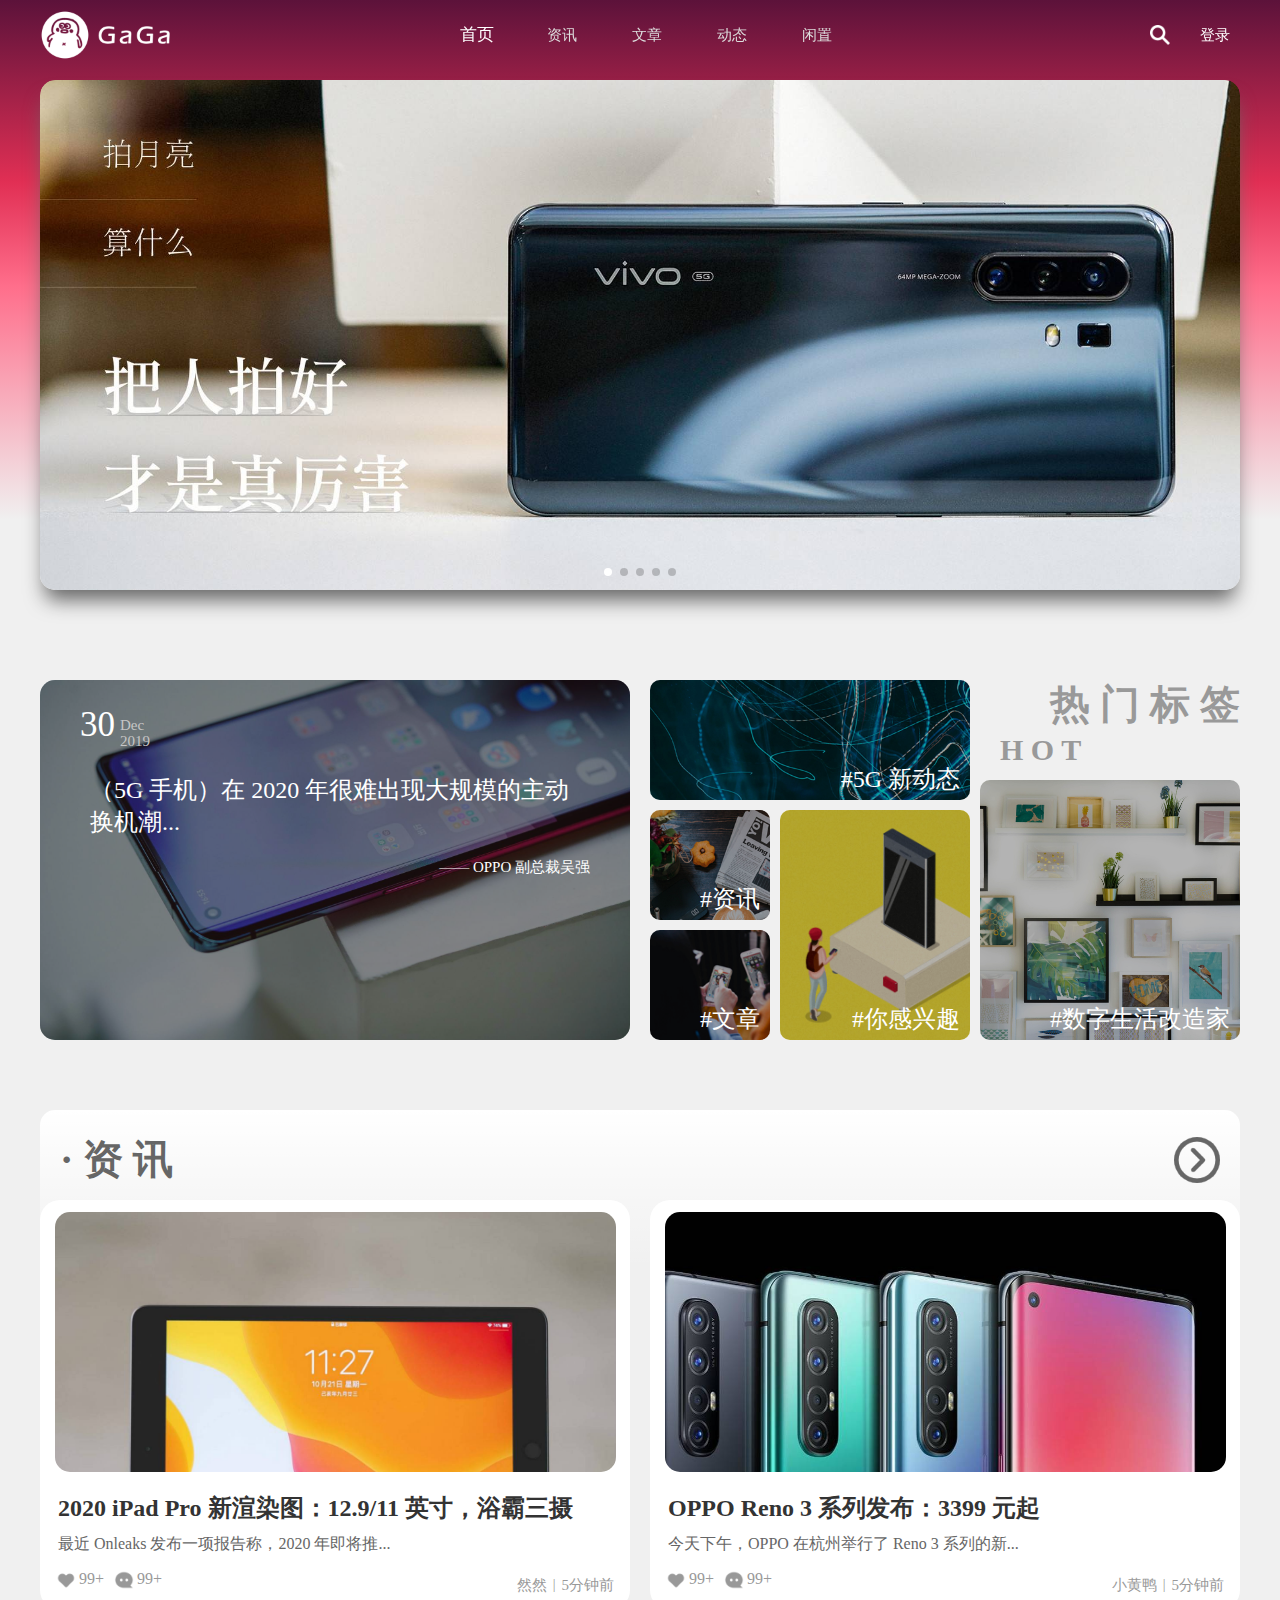
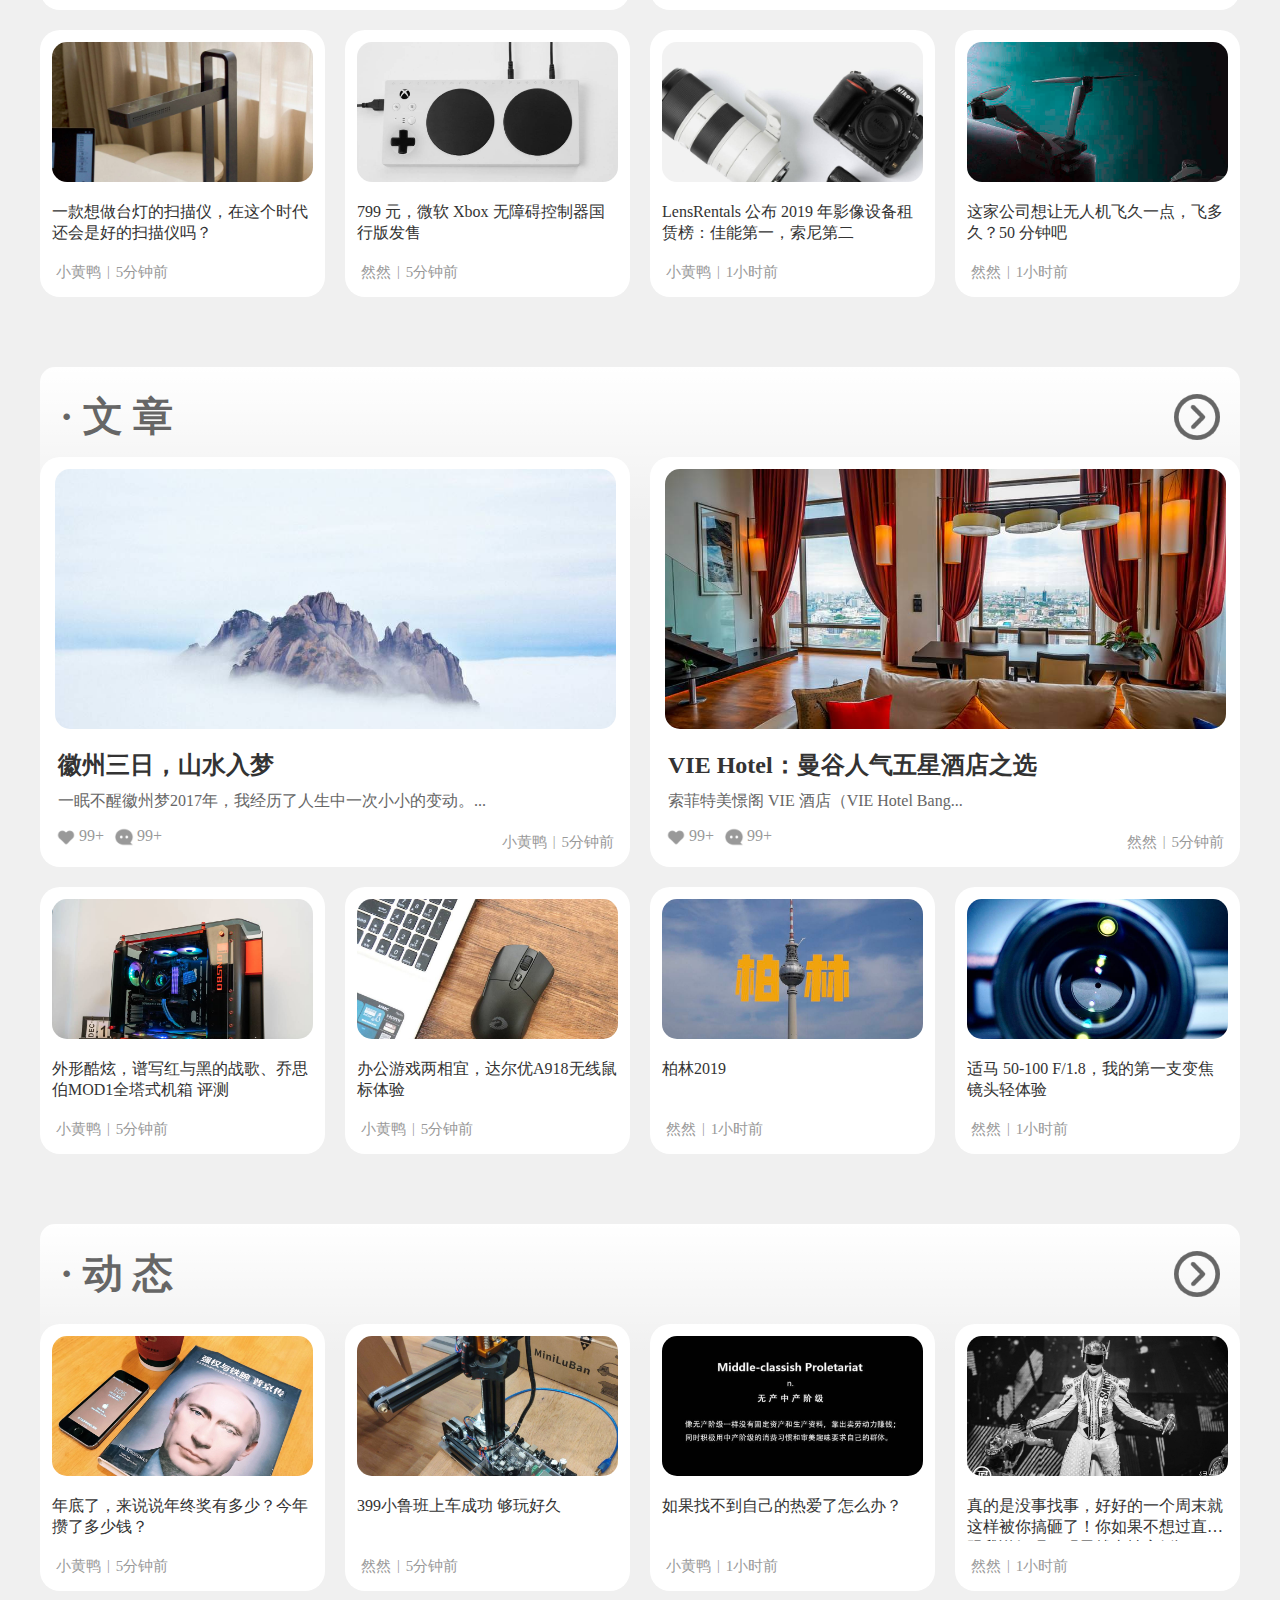
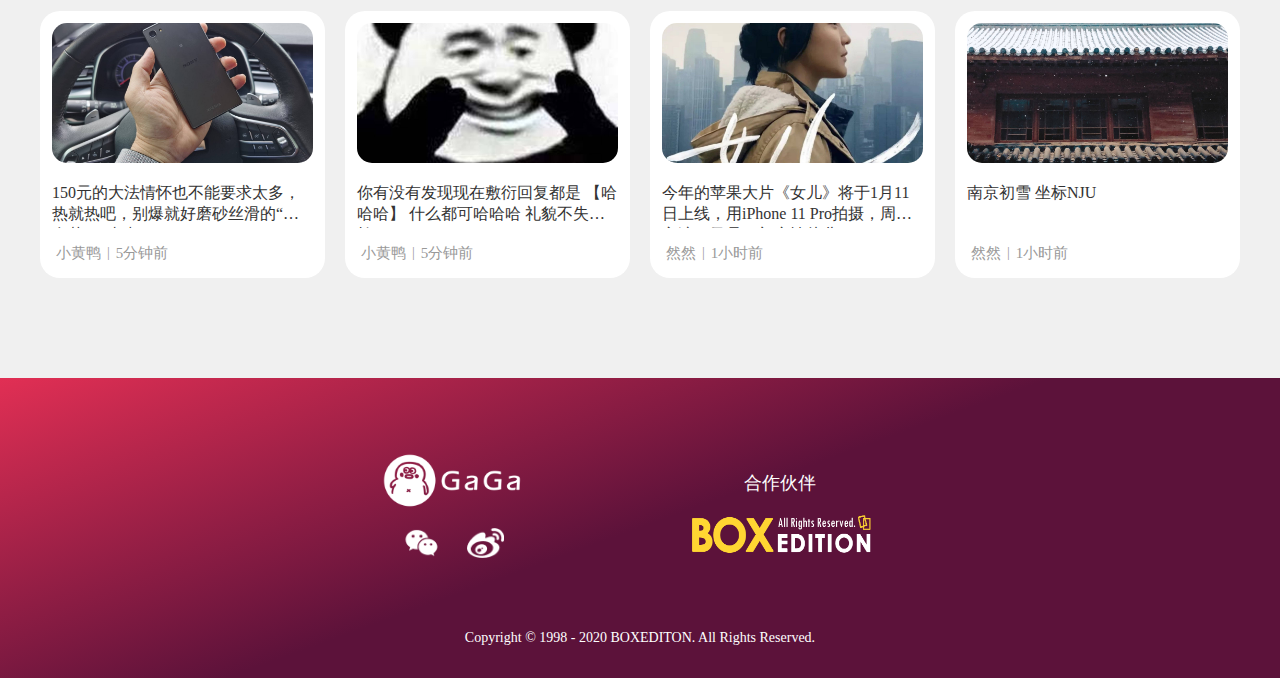
<file: src/index.html>
<!DOCTYPE html>
<html lang="en">

<head>
    <meta charset="UTF-8">
    <meta name="viewport" content="width=device-width, initial-scale=1.0">
    <meta http-equiv="X-UA-Compatible" content="ie=edge">
    <title>GAGA-首页</title>
    <link rel="stylesheet" href="css/animation.css">
    <link rel="stylesheet" href="css/base.css">
    <link rel="stylesheet" href="css/index.css">
    <link rel="stylesheet" href="css/swiper.min.css">
    <script src="js/clearLoadAni.js"></script>
    <script src="js/comm.js"></script>
    <script src="js/swiper.min.js"></script>
</head>

<body class="preload">
    <iframe class="header_frame" src="header.html" frameborder="0" scrolling="no"></iframe>
    <div class="header_placeholder"></div>
    <div id="banner_back">
        <div class="swiper-container" id="banner_left">
            <div class="swiper-wrapper">
                <div class="swiper-slide"><img src="img/index/banner1.jpeg"></div>
                <div class="swiper-slide"><img src="img/index/banner2.jpeg"></div>
                <div class="swiper-slide"><img src="img/index/banner3.jpeg"></div>
                <div class="swiper-slide"><img src="img/index/banner4.jpeg"></div>
                <div class="swiper-slide"><img src="img/index/banner5.png"></div>
            </div>
            <!-- 如果需要分页器 -->
            <div class="swiper-pagination"></div>
            <!-- 如果需要导航按钮 -->
            <div class="swiper-button-prev"></div>
            <div class="swiper-button-next"></div>
        </div>
    </div>
    <section id="main_content">
        <div id="main_head">
            <div class="sentence">
                <img src="img/news/latest/1.jpeg" id="s_back">
                <img src="img/news/pic_mask.png" class="pic_mask" id="s_mask">
                <div id="s_content">
                    <div id="s_date">
                        <span id="day">30</span>
                        <div>
                            <span id="month">Dec</span>
                            <span id="year">2019</span>
                        </div>
                    </div>
                    <p id="s_title">（5G 手机）在 2020 年很难出现大规模的主动换机潮...</p>
                    <p id="s_author">—— OPPO 副总裁吴强</p>
                </div>
            </div>
            <div id="main_hottag">
                <div>
                    <div id="tag1" class="tag">
                        <img src="img/news/pic_mask.png" class="ba_mask">
                        <p>#5G 新动态</p>
                    </div>
                    <div>
                        <div id="tag2" class="tag">
                            <img src="img/news/pic_mask.png" class="ba_mask">
                            <p>#资讯</p>
                        </div>
                        <div id="tag3" class="tag">
                            <img src="img/news/pic_mask.png" class="ba_mask">
                            <p>#文章</p>
                        </div>
                    </div>
                    <div id="tag4" class="tag">
                        <img src="img/news/pic_mask.png" class="ba_mask">
                        <p>#你感兴趣</p>
                    </div>
                </div>
                <div>
                    <span>热 门 标 签</span>
                    <span>H O T</span>
                    <div id="tag5" class="tag">
                        <img src="img/news/pic_mask.png" class="ba_mask">
                        <p>#数字生活改造家</p>
                    </div>
                </div>
            </div>
        </div>
        <div id="news" class="content_block">
            <div class="block_head">
                <p>· 资 讯</p>
                <img src="img/icon/more.png" class="more">
            </div>
            <div class="article_block">
                <div class="block_pic"></div>
                <p class="block_title">2020 iPad Pro 新渲染图：12.9/11 英寸，浴霸三摄</p>
                <p class="block_abstract">最近 Onleaks 发布一项报告称，2020 年即将推...</p>
                <div class="index_block_bottom">
                    <div class="block_bottom">
                        <img src="img/icon/like.png">
                        <span>99+</span>
                        <img src="img/icon/comment.png">
                        <span>99+</span>
                    </div>
                    <div class="block_user">
                        <span class="user_name">然然</span>
                        <span>|</span>
                        <span class="pub_time">5分钟前</span>
                    </div>
                </div>
            </div>
            <div class="article_block">
                <div class="block_pic"></div>
                <p class="block_title">OPPO Reno 3 系列发布：3399 元起</p>
                <p class="block_abstract">今天下午，OPPO 在杭州举行了 Reno 3 系列的新...</p>
                <div class="index_block_bottom">
                    <div class="block_bottom">
                        <img src="img/icon/like.png">
                        <span>99+</span>
                        <img src="img/icon/comment.png">
                        <span>99+</span>
                    </div>
                    <div class="block_user">
                        <span class="user_name">小黄鸭</span>
                        <span>|</span>
                        <span class="pub_time">5分钟前</span>
                    </div>
                </div>
            </div>
            <div class="article_block">
                <div class="block_pic"></div>
                <p class="block_title">一款想做台灯的扫描仪，在这个时代还会是好的扫描仪吗？</p>
                <div class="block_user">
                    <span class="user_name">小黄鸭</span>
                    <span>|</span>
                    <span class="pub_time">5分钟前</span>
                </div>
            </div>
            <div class="article_block">
                <div class="block_pic"></div>
                <p class="block_title">799 元，微软 Xbox 无障碍控制器国行版发售</p>
                <div class="block_user">
                    <span class="user_name">然然</span>
                    <span>|</span>
                    <span class="pub_time">5分钟前</span>
                </div>
            </div>
            <div class="article_block">
                <div class="block_pic"></div>
                <p class="block_title">LensRentals 公布 2019 年影像设备租赁榜：佳能第一，索尼第二</p>
                <div class="block_user">
                    <span class="user_name">小黄鸭</span>
                    <span>|</span>
                    <span class="pub_time">1小时前</span>
                </div>
            </div>
            <div class="article_block">
                <div class="block_pic"></div>
                <p class="block_title">这家公司想让无人机飞久一点，飞多久？50 分钟吧</p>
                <div class="block_user">
                    <span class="user_name">然然</span>
                    <span>|</span>
                    <span class="pub_time">1小时前</span>
                </div>
            </div>
        </div>

        <div id="article" class="content_block">
            <div class="block_head">
                <p>· 文 章</p>
                <img src="img/icon/more.png" class="more">
            </div>
            <div class="article_block">
                <div class="block_pic"></div>
                <p class="block_title">徽州三日，山水入梦</p>
                <p class="block_abstract">一眠不醒徽州梦2017年，我经历了人生中一次小小的变动。...</p>
                <div class="index_block_bottom">
                    <div class="block_bottom">
                        <img src="img/icon/like.png">
                        <span>99+</span>
                        <img src="img/icon/comment.png">
                        <span>99+</span>
                    </div>
                    <div class="block_user">
                        <span class="user_name">小黄鸭</span>
                        <span>|</span>
                        <span class="pub_time">5分钟前</span>
                    </div>
                </div>
            </div>
            <div class="article_block">
                <div class="block_pic"></div>
                <p class="block_title">VIE Hotel：曼谷人气五星酒店之选</p>
                <p class="block_abstract">索菲特美憬阁 VIE 酒店（VIE Hotel Bang...</p>
                <div class="index_block_bottom">
                    <div class="block_bottom">
                        <img src="img/icon/like.png">
                        <span>99+</span>
                        <img src="img/icon/comment.png">
                        <span>99+</span>
                    </div>
                    <div class="block_user">
                        <span class="user_name">然然</span>
                        <span>|</span>
                        <span class="pub_time">5分钟前</span>
                    </div>
                </div>
            </div>
            <div class="article_block">
                <div class="block_pic"></div>
                <p class="block_title">外形酷炫，谱写红与黑的战歌、乔思伯MOD1全塔式机箱 评测</p>
                <div class="block_user">
                    <span class="user_name">小黄鸭</span>
                    <span>|</span>
                    <span class="pub_time">5分钟前</span>
                </div>
            </div>
            <div class="article_block">
                <div class="block_pic"></div>
                <p class="block_title">办公游戏两相宜，达尔优A918无线鼠标体验</p>
                <div class="block_user">
                    <span class="user_name">小黄鸭</span>
                    <span>|</span>
                    <span class="pub_time">5分钟前</span>
                </div>
            </div>
            <div class="article_block">
                <div class="block_pic"></div>
                <p class="block_title">柏林2019</p>
                <div class="block_user">
                    <span class="user_name">然然</span>
                    <span>|</span>
                    <span class="pub_time">1小时前</span>
                </div>
            </div>
            <div class="article_block">
                <div class="block_pic"></div>
                <p class="block_title">适马 50-100 F/1.8，我的第一支变焦镜头轻体验</p>
                <div class="block_user">
                    <span class="user_name">然然</span>
                    <span>|</span>
                    <span class="pub_time">1小时前</span>
                </div>
            </div>
        </div>

        <div id="interest" class="content_block">
            <div class="block_head">
                <p>· 动 态</p>
                <img src="img/icon/more.png" class="more">
            </div>
            
            <div class="article_block">
                <div class="block_pic"></div>
                <p class="block_title">年底了，来说说年终奖有多少？今年攒了多少钱？</p>
                <div class="block_user">
                    <span class="user_name">小黄鸭</span>
                    <span>|</span>
                    <span class="pub_time">5分钟前</span>
                </div>
            </div>
            <div class="article_block">
                <div class="block_pic"></div>
                <p class="block_title">399小鲁班上车成功 够玩好久</p>
                <div class="block_user">
                    <span class="user_name">然然</span>
                    <span>|</span>
                    <span class="pub_time">5分钟前</span>
                </div>
            </div>
            <div class="article_block">
                <div class="block_pic"></div>
                <p class="block_title">如果找不到自己的热爱了怎么办？</p>
                <div class="block_user">
                    <span class="user_name">小黄鸭</span>
                    <span>|</span>
                    <span class="pub_time">1小时前</span>
                </div>
            </div>
            <div class="article_block">
                <div class="block_pic"></div>
                <p class="block_title">真的是没事找事，好好的一个周末就这样被你搞砸了！你如果不想过直接跟我说好吧？明天就去扯离婚证…</p>
                <div class="block_user">
                    <span class="user_name">然然</span>
                    <span>|</span>
                    <span class="pub_time">1小时前</span>
                </div>
            </div>
            
            <div class="article_block">
                <div class="block_pic"></div>
                <p class="block_title">150元的大法情怀也不能要求太多，热就热吧，别爆就好磨砂丝滑的“贝多芬”，真毒</p>
                <div class="block_user">
                    <span class="user_name">小黄鸭</span>
                    <span>|</span>
                    <span class="pub_time">5分钟前</span>
                </div>
            </div>
            <div class="article_block">
                <div class="block_pic"></div>
                <p class="block_title">你有没有发现现在敷衍回复都是 【哈哈哈】 什么都可哈哈哈 礼貌不失尴尬</p>
                <div class="block_user">
                    <span class="user_name">小黄鸭</span>
                    <span>|</span>
                    <span class="pub_time">5分钟前</span>
                </div>
            </div>
            <div class="article_block">
                <div class="block_pic"></div>
                <p class="block_title">今年的苹果大片《女儿》将于1月11日上线，用iPhone 11 Pro拍摄，周迅主演，又是一部亲情片儿</p>
                <div class="block_user">
                    <span class="user_name">然然</span>
                    <span>|</span>
                    <span class="pub_time">1小时前</span>
                </div>
            </div>
            <div class="article_block">
                <div class="block_pic"></div>
                <p class="block_title">南京初雪 坐标NJU</p>
                <div class="block_user">
                    <span class="user_name">然然</span>
                    <span>|</span>
                    <span class="pub_time">1小时前</span>
                </div>
            </div>
        </div>
    </section>
    <iframe class="footer_frame" src="footer.html" frameborder="0" scrolling="no"></iframe>
    <div id="to_top" onclick="toTop()"></div>
    
</body>
<script src="js/index.js"></script>

</html>
</file>
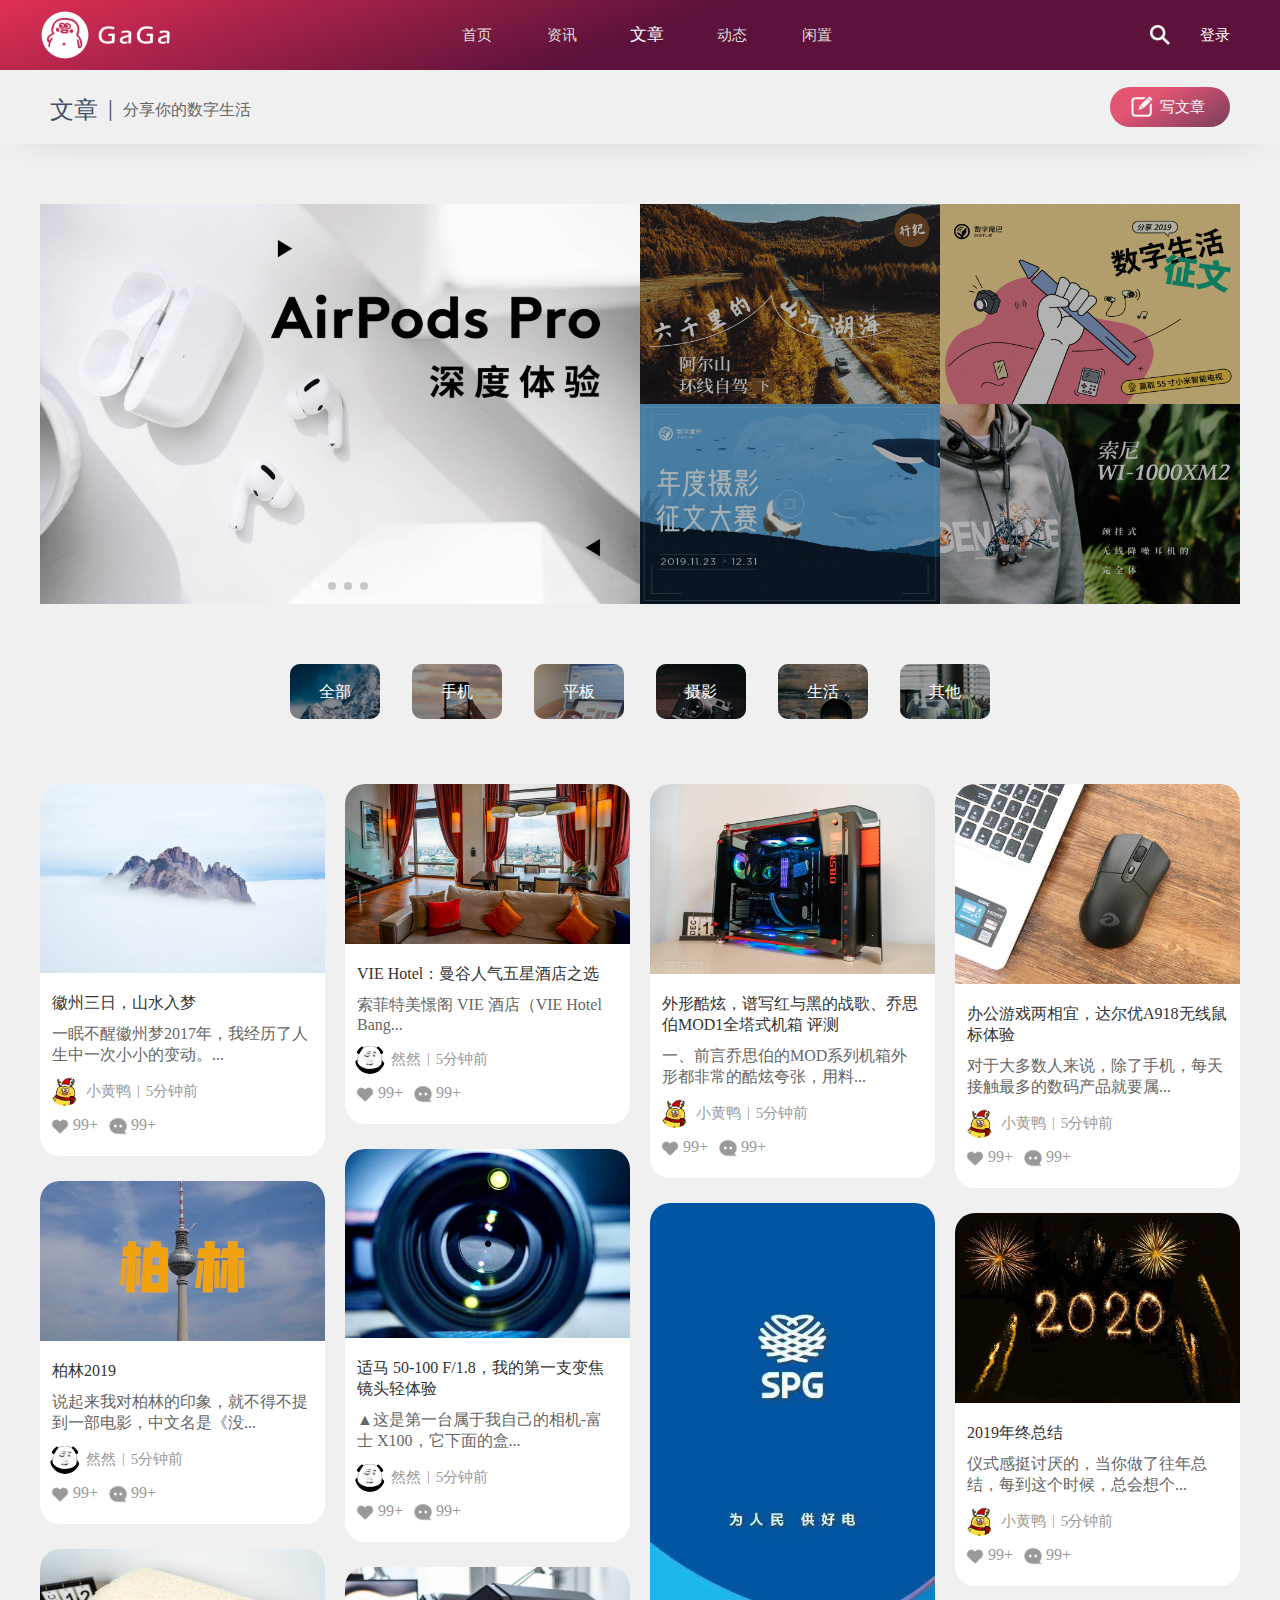
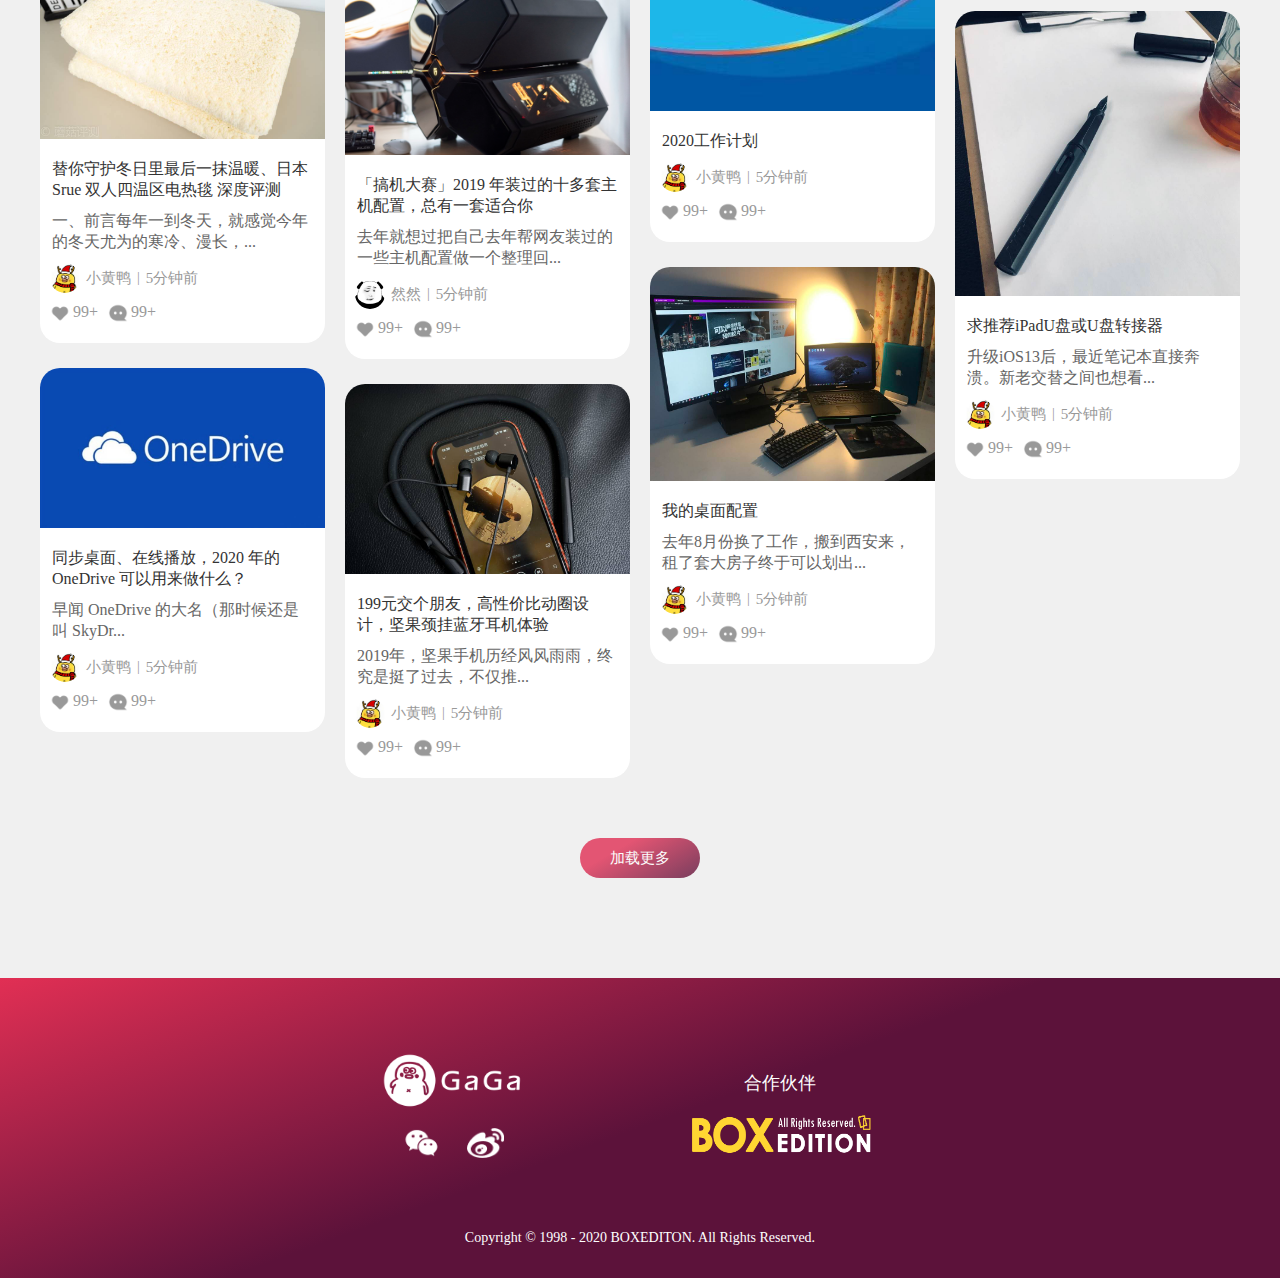
<file: src/article.html>
<!DOCTYPE html>
<html lang="en">

<head>
    <meta charset="UTF-8">
    <meta name="viewport" content="width=device-width, initial-scale=1.0">
    <meta http-equiv="X-UA-Compatible" content="ie=edge">
    <title>GAGA-文章</title>
    <link rel="stylesheet" href="css/animation.css">
    <link rel="stylesheet" href="css/base.css">
    <link rel="stylesheet" href="css/article.css">
    <link rel="stylesheet" href="css/swiper.min.css">
    <script src="js/clearLoadAni.js"></script>
    <script src="js/comm.js"></script>
    <script src="js/swiper.min.js"></script>
</head>

<body class="preload">
    <iframe class="header_frame" src="header.html" frameborder="0" scrolling="no"></iframe>
    <div class="header_placeholder"></div>
    <section>
        <div class="cate_back">
            <table></table>
            <div class="cate_head">
                <div class="cate_title">
                    <span>文章</span>
                    <span>|</span>
                    <span>分享你的数字生活</span>
                </div>
                <div id="publish">
                    <img src="img/icon/publish.png">
                    <span>写文章</span>
                </div>
            </div>
        </div>
        <div id="banner">
            <div class="swiper-container" id="banner_left">
                <div class="swiper-wrapper">
                    <div class="swiper-slide"><img src="img/article/banner1.png"></div>
                    <div class="swiper-slide"><img src="img/article/banner2.jpeg"></div>
                    <div class="swiper-slide"><img src="img/article/banner3.jpeg"></div>
                    <div class="swiper-slide"><img src="img/article/banner4.png"></div>
                </div>
                <!-- 如果需要分页器 -->
                <div class="swiper-pagination"></div>
                <!-- 如果需要导航按钮 -->
                <div class="swiper-button-prev"></div>
                <div class="swiper-button-next"></div>
            </div>
            <div id="banner_right">
                <div class="banner_article">
                    <img src="img/article/ba1.png" class="ba_pic">
                    <img src="img/news/pic_mask.png" class="ba_mask">
                </div>
                <div class="banner_article">
                    <img src="img/article/ba2.png" class="ba_pic">
                    <img src="img/news/pic_mask.png" class="ba_mask">
                </div>
                <div class="banner_article">
                    <img src="img/article/ba3.jpeg" class="ba_pic">
                    <img src="img/news/pic_mask.png" class="ba_mask">
                </div>
                <div class="banner_article">
                    <img src="img/article/ba4.jpeg" class="ba_pic">
                    <img src="img/news/pic_mask.png" class="ba_mask">
                </div>
            </div>
        </div>
        <div id="nav">
            <div>
                <a onclick="allArticle()">
                    <span>全部</span>
                    <img src="img/news/pic_mask.png" class="ba_mask">
                </a>
                <a onclick="phone()">
                    <span>手机</span>
                    <img src="img/news/pic_mask.png" class="ba_mask">
                </a>
                <a onclick="pad()">
                    <span>平板</span>
                    <img src="img/news/pic_mask.png" class="ba_mask">
                </a>
                <a onclick="photo()">
                    <span>摄影</span>
                    <img src="img/news/pic_mask.png" class="ba_mask">
                </a>
                <a onclick="life()">
                    <span>生活</span>
                    <img src="img/news/pic_mask.png" class="ba_mask">
                </a>
                <a onclick="other()">
                    <span>其他</span>
                    <img src="img/news/pic_mask.png" class="ba_mask">
                </a>
            </div>
        </div>
        <div class="article_list">
            <div class="col" id="col1">
                <div class="article_block"">
                    <img src=" img/article/all/1.jpeg" class="block_pic">
                    <p class="block_title">徽州三日，山水入梦</p>
                    <p class="block_abstract">一眠不醒徽州梦2017年，我经历了人生中一次小小的变动。...</p>
                    <div class="block_user">
                        <img src="img/news/avatar2.jpg" class="block_avatar">
                        <span class="user_name">小黄鸭</span>
                        <span>|</span>
                        <span class="pub_time">5分钟前</span>
                    </div>
                    <div class="block_bottom">
                        <img src="img/icon/like.png">
                        <span>99+</span>
                        <img src="img/icon/comment.png">
                        <span>99+</span>
                    </div>
                </div>
                <div class="article_block"">
                    <img src=" img/article/all/5.jpeg" class="block_pic">
                    <p class="block_title">柏林2019</p>
                    <p class="block_abstract">说起来我对柏林的印象，就不得不提到一部电影，中文名是《没...</p>
                    <div class="block_user">
                        <img src="img/news/avatar1.jpg" class="block_avatar">
                        <span class="user_name">然然</span>
                        <span>|</span>
                        <span class="pub_time">5分钟前</span>
                    </div>
                    <div class="block_bottom">
                        <img src="img/icon/like.png">
                        <span>99+</span>
                        <img src="img/icon/comment.png">
                        <span>99+</span>
                    </div>
                </div>
                <div class="article_block"">
                    <img src=" img/article/all/9.jpeg" class="block_pic">
                    <p class="block_title">替你守护冬日里最后一抹温暖、日本Srue 双人四温区电热毯 深度评测</p>
                    <p class="block_abstract">一、前言每年一到冬天，就感觉今年的冬天尤为的寒冷、漫长，...</p>
                    <div class="block_user">
                        <img src="img/news/avatar2.jpg" class="block_avatar">
                        <span class="user_name">小黄鸭</span>
                        <span>|</span>
                        <span class="pub_time">5分钟前</span>
                    </div>
                    <div class="block_bottom">
                        <img src="img/icon/like.png">
                        <span>99+</span>
                        <img src="img/icon/comment.png">
                        <span>99+</span>
                    </div>
                </div>
                <div class="article_block"">
                    <img src=" img/article/all/13.jpeg" class="block_pic">
                    <p class="block_title">同步桌面、在线播放，2020 年的 OneDrive 可以用来做什么？</p>
                    <p class="block_abstract">早闻 OneDrive 的大名（那时候还是叫 SkyDr...</p>
                    <div class="block_user">
                        <img src="img/news/avatar2.jpg" class="block_avatar">
                        <span class="user_name">小黄鸭</span>
                        <span>|</span>
                        <span class="pub_time">5分钟前</span>
                    </div>
                    <div class="block_bottom">
                        <img src="img/icon/like.png">
                        <span>99+</span>
                        <img src="img/icon/comment.png">
                        <span>99+</span>
                    </div>
                </div>
            </div>
            <div class="col" id="col2">
                <div class="article_block"">
                    <img src=" img/article/all/2.jpeg" class="block_pic">
                    <p class="block_title">VIE Hotel：曼谷人气五星酒店之选</p>
                    <p class="block_abstract">索菲特美憬阁 VIE 酒店（VIE Hotel Bang...</p>
                    <div class="block_user">
                        <img src="img/news/avatar1.jpg" class="block_avatar">
                        <span class="user_name">然然</span>
                        <span>|</span>
                        <span class="pub_time">5分钟前</span>
                    </div>
                    <div class="block_bottom">
                        <img src="img/icon/like.png">
                        <span>99+</span>
                        <img src="img/icon/comment.png">
                        <span>99+</span>
                    </div>
                </div>
                <div class="article_block"">
                    <img src=" img/article/all/6.jpeg" class="block_pic">
                    <p class="block_title">适马 50-100 F/1.8，我的第一支变焦镜头轻体验</p>
                    <p class="block_abstract">▲这是第一台属于我自己的相机-富士 X100，它下面的盒...</p>
                    <div class="block_user">
                        <img src="img/news/avatar1.jpg" class="block_avatar">
                        <span class="user_name">然然</span>
                        <span>|</span>
                        <span class="pub_time">5分钟前</span>
                    </div>
                    <div class="block_bottom">
                        <img src="img/icon/like.png">
                        <span>99+</span>
                        <img src="img/icon/comment.png">
                        <span>99+</span>
                    </div>
                </div>
                <div class="article_block"">
                    <img src=" img/article/all/10.png" class="block_pic">
                    <p class="block_title">「搞机大赛」2019 年装过的十多套主机配置，总有一套适合你</p>
                    <p class="block_abstract">去年就想过把自己去年帮网友装过的一些主机配置做一个整理回...</p>
                    <div class="block_user">
                        <img src="img/news/avatar1.jpg" class="block_avatar">
                        <span class="user_name">然然</span>
                        <span>|</span>
                        <span class="pub_time">5分钟前</span>
                    </div>
                    <div class="block_bottom">
                        <img src="img/icon/like.png">
                        <span>99+</span>
                        <img src="img/icon/comment.png">
                        <span>99+</span>
                    </div>
                </div>
                <div class="article_block"">
                    <img src=" img/article/all/14.jpeg" class="block_pic">
                    <p class="block_title">199元交个朋友，高性价比动圈设计，坚果颈挂蓝牙耳机体验</p>
                    <p class="block_abstract">2019年，坚果手机历经风风雨雨，终究是挺了过去，不仅推...</p>
                    <div class="block_user">
                        <img src="img/news/avatar2.jpg" class="block_avatar">
                        <span class="user_name">小黄鸭</span>
                        <span>|</span>
                        <span class="pub_time">5分钟前</span>
                    </div>
                    <div class="block_bottom">
                        <img src="img/icon/like.png">
                        <span>99+</span>
                        <img src="img/icon/comment.png">
                        <span>99+</span>
                    </div>
                </div>
            </div>
            <div class="col" id="col3">
                <div class="article_block"">
                    <img src=" img/article/all/3.jpeg" class="block_pic">
                    <p class="block_title">外形酷炫，谱写红与黑的战歌、乔思伯MOD1全塔式机箱 评测</p>
                    <p class="block_abstract">一、前言乔思伯的MOD系列机箱外形都非常的酷炫夸张，用料...</p>
                    <div class="block_user">
                        <img src="img/news/avatar2.jpg" class="block_avatar">
                        <span class="user_name">小黄鸭</span>
                        <span>|</span>
                        <span class="pub_time">5分钟前</span>
                    </div>
                    <div class="block_bottom">
                        <img src="img/icon/like.png">
                        <span>99+</span>
                        <img src="img/icon/comment.png">
                        <span>99+</span>
                    </div>
                </div>
                <div class="article_block"">
                    <img src=" img/article/all/7.jpeg" class="block_pic">
                    <p class="block_title">2020工作计划</p>
                    <p class="block_abstract"></p>
                    <div class="block_user">
                        <img src="img/news/avatar2.jpg" class="block_avatar">
                        <span class="user_name">小黄鸭</span>
                        <span>|</span>
                        <span class="pub_time">5分钟前</span>
                    </div>
                    <div class="block_bottom">
                        <img src="img/icon/like.png">
                        <span>99+</span>
                        <img src="img/icon/comment.png">
                        <span>99+</span>
                    </div>
                </div>
                <div class="article_block"">
                    <img src=" img/article/all/11.jpeg" class="block_pic">
                    <p class="block_title">我的桌面配置</p>
                    <p class="block_abstract">去年8月份换了工作，搬到西安来，租了套大房子终于可以划出...</p>
                    <div class="block_user">
                        <img src="img/news/avatar2.jpg" class="block_avatar">
                        <span class="user_name">小黄鸭</span>
                        <span>|</span>
                        <span class="pub_time">5分钟前</span>
                    </div>
                    <div class="block_bottom">
                        <img src="img/icon/like.png">
                        <span>99+</span>
                        <img src="img/icon/comment.png">
                        <span>99+</span>
                    </div>
                </div>
            </div>
            <div class="col" id="col4">
                <div class="article_block"">
                    <img src=" img/article/all/4.jpeg" class="block_pic">
                    <p class="block_title">办公游戏两相宜，达尔优A918无线鼠标体验</p>
                    <p class="block_abstract">对于大多数人来说，除了手机，每天接触最多的数码产品就要属...</p>
                    <div class="block_user">
                        <img src="img/news/avatar2.jpg" class="block_avatar">
                        <span class="user_name">小黄鸭</span>
                        <span>|</span>
                        <span class="pub_time">5分钟前</span>
                    </div>
                    <div class="block_bottom">
                        <img src="img/icon/like.png">
                        <span>99+</span>
                        <img src="img/icon/comment.png">
                        <span>99+</span>
                    </div>
                </div>
                <div class="article_block"">
                    <img src=" img/article/all/8.jpeg" class="block_pic">
                    <p class="block_title">2019年终总结</p>
                    <p class="block_abstract">仪式感挺讨厌的，当你做了往年总结，每到这个时候，总会想个...</p>
                    <div class="block_user">
                        <img src="img/news/avatar2.jpg" class="block_avatar">
                        <span class="user_name">小黄鸭</span>
                        <span>|</span>
                        <span class="pub_time">5分钟前</span>
                    </div>
                    <div class="block_bottom">
                        <img src="img/icon/like.png">
                        <span>99+</span>
                        <img src="img/icon/comment.png">
                        <span>99+</span>
                    </div>
                </div>
                <div class="article_block"">
                    <img src=" img/article/all/12.jpeg" class="block_pic">
                    <p class="block_title">求推荐iPadU盘或U盘转接器</p>
                    <p class="block_abstract">升级iOS13后，最近笔记本直接奔溃。新老交替之间也想看...</p>
                    <div class="block_user">
                        <img src="img/news/avatar2.jpg" class="block_avatar">
                        <span class="user_name">小黄鸭</span>
                        <span>|</span>
                        <span class="pub_time">5分钟前</span>
                    </div>
                    <div class="block_bottom">
                        <img src="img/icon/like.png">
                        <span>99+</span>
                        <img src="img/icon/comment.png">
                        <span>99+</span>
                    </div>
                </div>
            </div>
        </div>
        <div id="load_more">加载更多</div>
        <div id="to_top" onclick="toTop()"></div>
    </section>
    <iframe class="footer_frame" src="footer.html" frameborder="0" scrolling="no"></iframe>
</body>
<script src="js/article.js"></script>

</html>
</file>
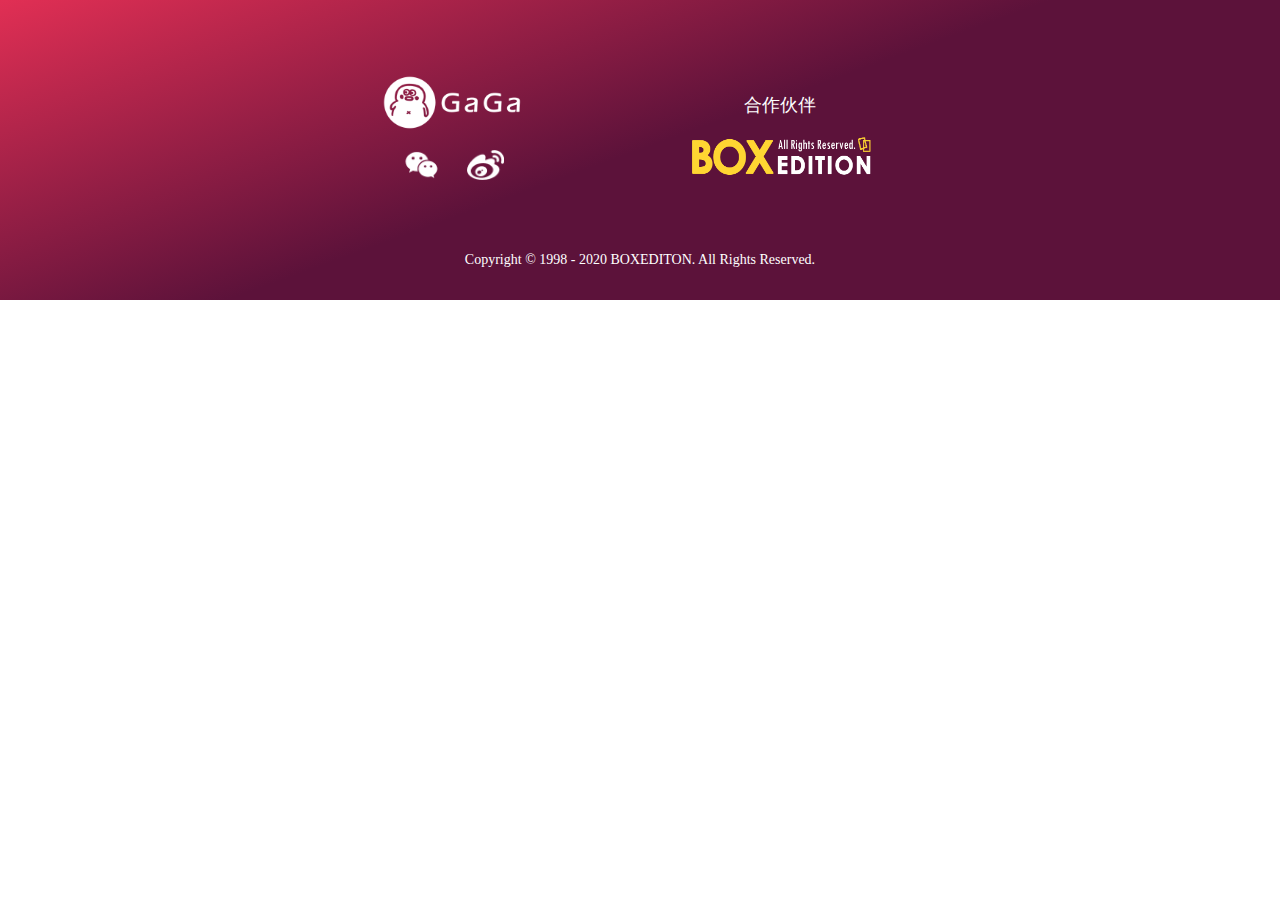
<file: src/footer.html>
<!DOCTYPE html>
<html lang="en">

<head>
    <meta charset="UTF-8">
    <meta name="viewport" content="width=device-width, initial-scale=1.0">
    <meta http-equiv="X-UA-Compatible" content="ie=edge">
    <title>Document</title>
    <link rel="stylesheet" href="css/footer.css">
    <link rel="stylesheet" href="css/animation.css">
    <link rel="stylesheet" href="css/base.css">
</head>

<body>
    <div>
        <div id="footer">
            <div id="wechat_back">
                <div id="wechat">
                    <img src="img/qrcode.png" alt="">
                    <div>
                        <img src="img/wechat_avatar.jpg" alt="">
                        <p>- Author -</p>
                        <P>C H I A K I</P>
                    </div>
                </div>
                <div id="horn"></div>
            </div>
            <div id="left">
                <img src="img/logo.png">
                <img src="img/icon/weixin.png" id="wx_img">
                <img src="img/icon/weibo.png" id="wb_img" alt="weibo">
            </div>
            <div id="right">
                <p>合作伙伴</p>
                <img src="img/LOGO2019.png">
            </div>
        </div>
        <p>Copyright © 1998 - 2020 BOXEDITON. All Rights Reserved.</p>
    </div>
</body>
<script src="js/footer.js"></script>
</html>
</file>
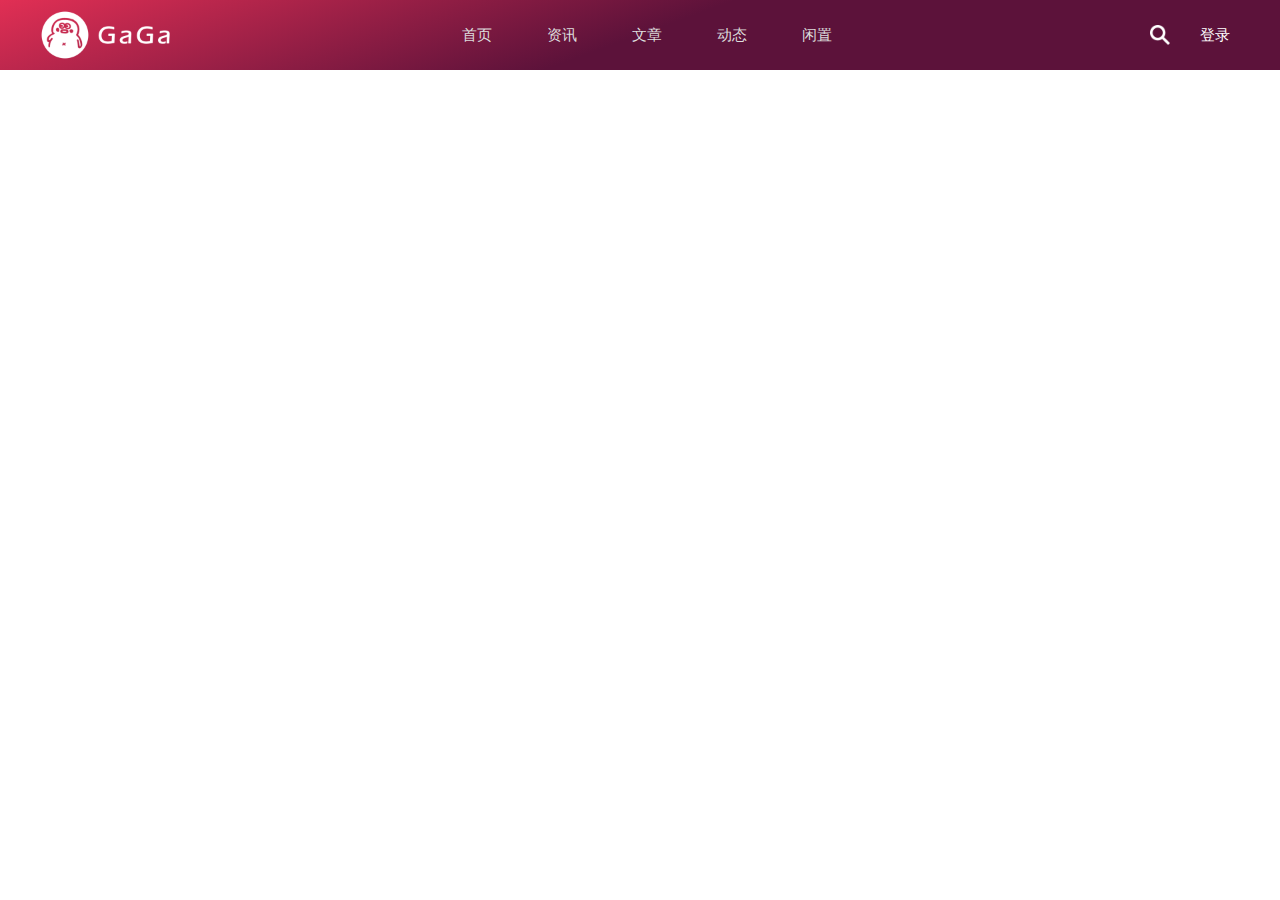
<file: src/header.html>
<!DOCTYPE html>
<html lang="en">

<head>
    <meta charset="UTF-8">
    <meta name="viewport" content="width=device-width, initial-scale=1.0">
    <meta http-equiv="X-UA-Compatible" content="ie=edge">
    <title>Document</title>
    <link rel="stylesheet" href="css/header.css">
    <link rel="stylesheet" href="css/animation.css">
    <link rel="stylesheet" href="css/base.css">
</head>

<body>
    <nav>
        <div id="nav">
            <div id="nav_left">
                <img src="img/logo1.png">
                <img src="img/logo2.png">
            </div>
            <div id="nav_center">
                <a href="index.html" id="to_home">首页</a>
                <a href="news.html" id="to_news">资讯</a>
                <a href="article.html" id="to_article">文章</a>
                <a href="interest.html" id="to_interest">动态</a>
                <a href="javascript:;" id="to_free">闲置</a>
            </div>
            <div id="search_bar">
                <img src="img/icon/search.png">
                <input type="text" placeholder="搜索你感兴趣的……" id="search">
                <img src="img/icon/close2.png" onclick="close_search()">
            </div>
            <div id="nav_right">
                <img src="img/icon/search.png" id="search_img" onclick="show_search()">
                <span id="a_login" onclick="show_login()">登录</span>
            </div>
        </div>
        <div id="login_back">
            <div id="login_mask"></div>
            <div id="login">
                <img src="img/login_head.png" id="login_head">
                <img src="img/logo.png" alt="">
                <img src="img/icon/close.png" onclick="close_login()">
                <div>
                    <div id="account">
                        <input type="text" placeholder="请输入账户" id="uname">
                    </div>
                    <div id="password">
                        <input type="password" placeholder="请输入密码" id="upwd">
                        <img src="img/icon/password.png" alt="" id="show_password" onclick="show_pwd()">
                    </div>
                    <a href="" id="forgot">忘记密码?</a>
                    <button id="btn_login" onclick="login()">登录</button>
                    <p id="notice">
                        登录即同意<a href="">「软件许可及服务协议」</a>
                    </p>
                </div>
            </div>
        </div>
    </nav>
</body>
<script src="js/header.js"></script>

</html>
</file>
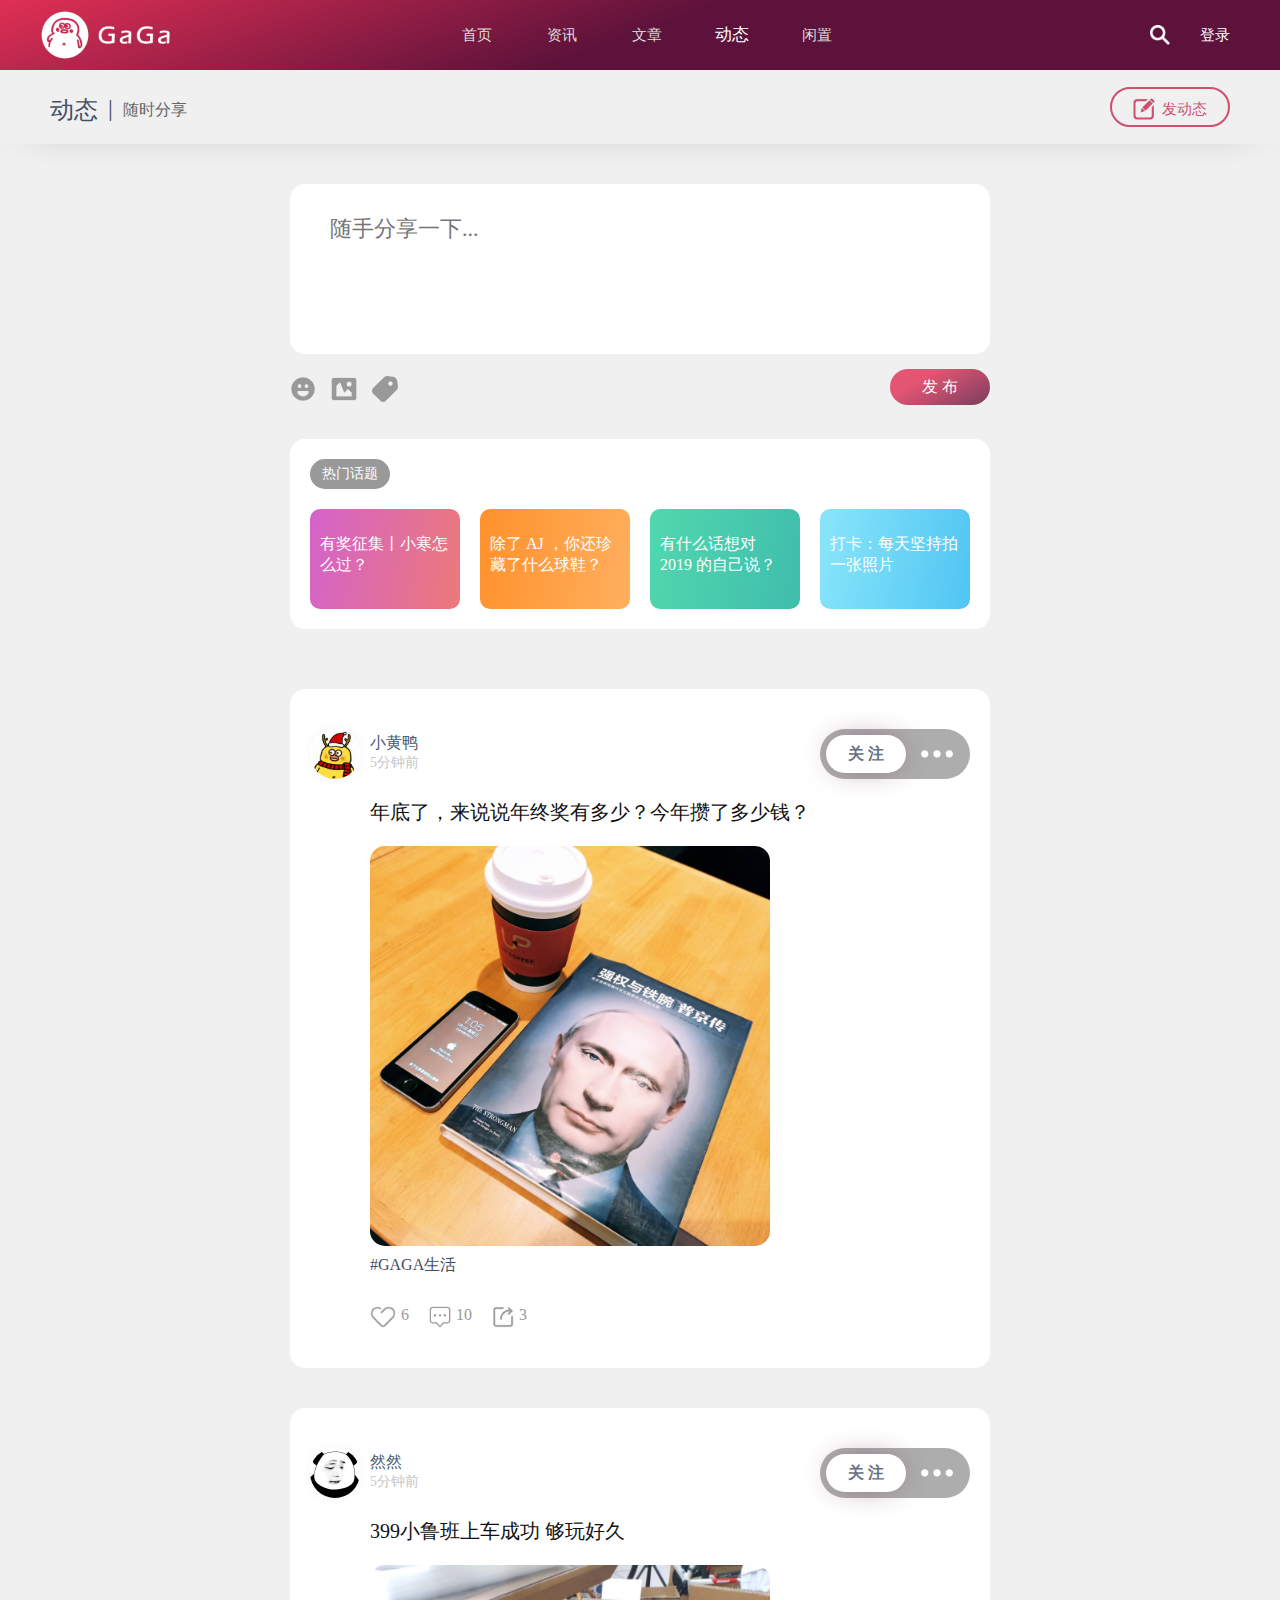
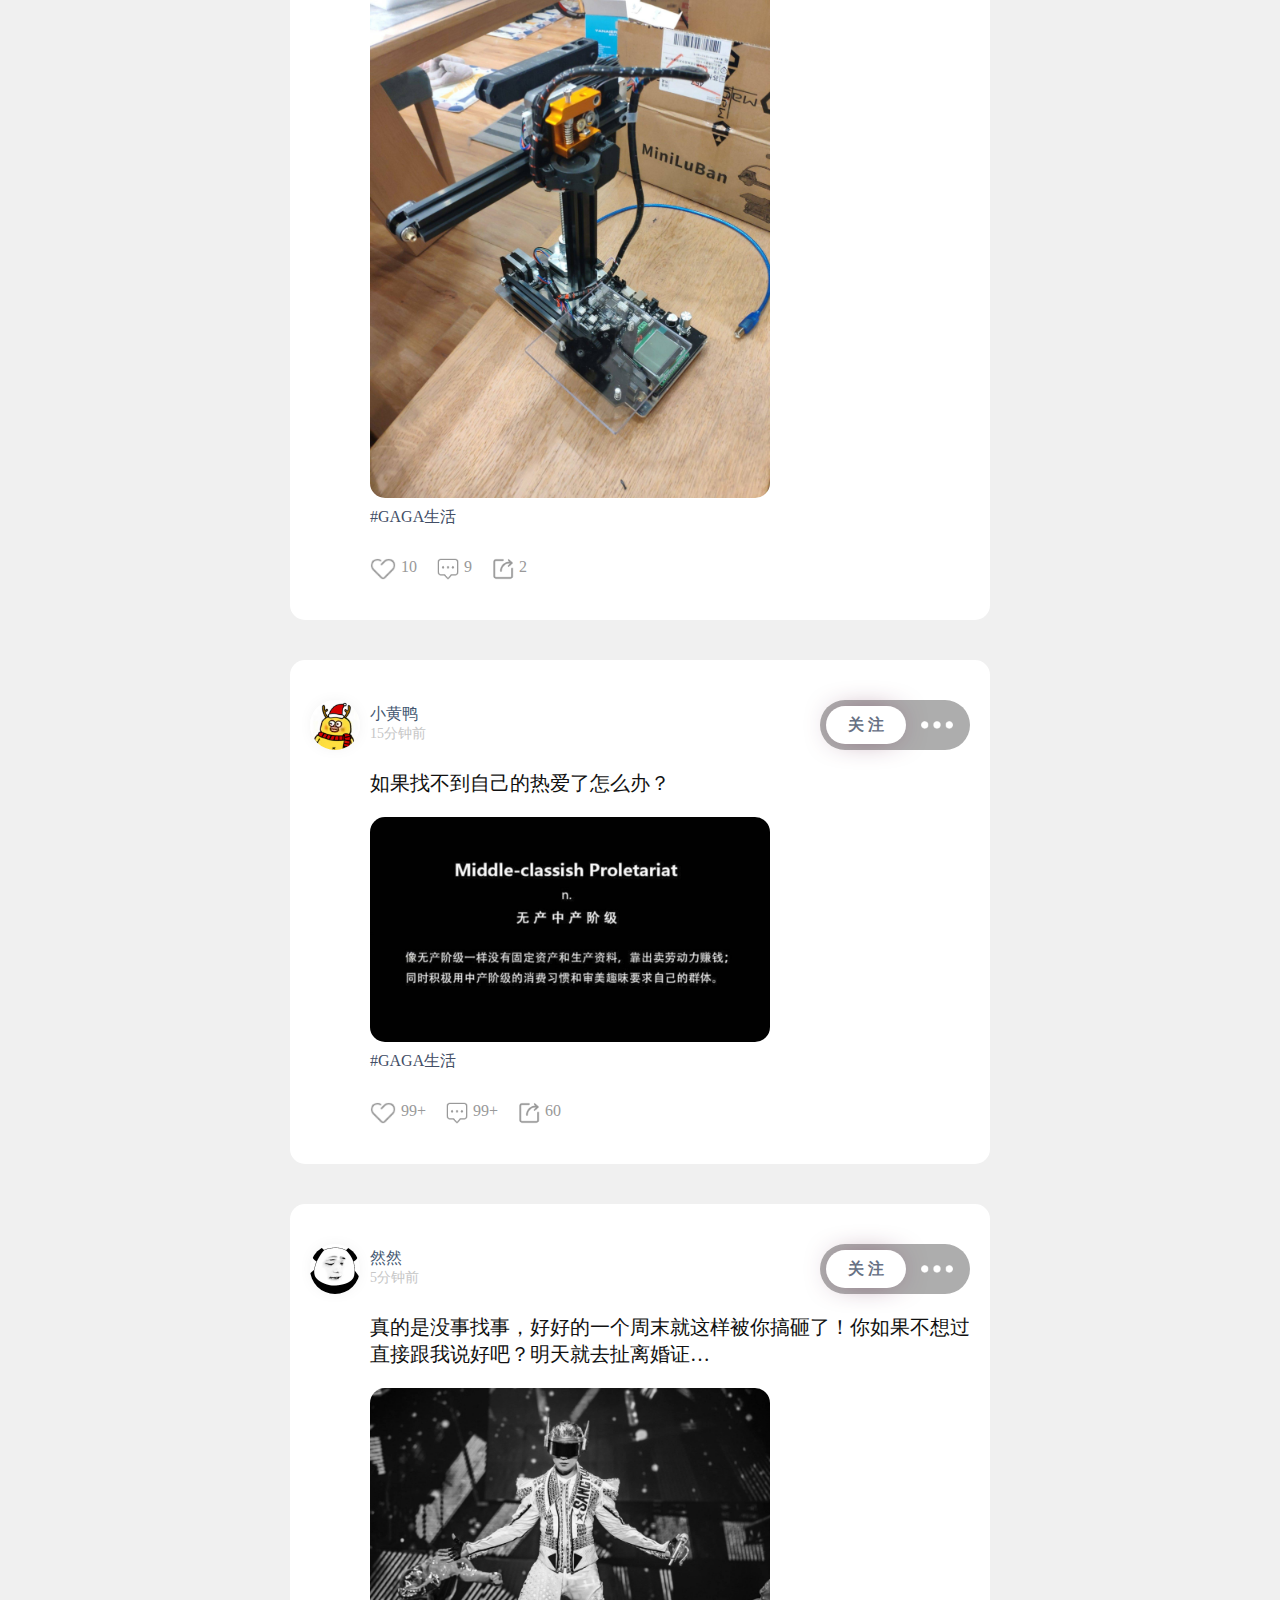
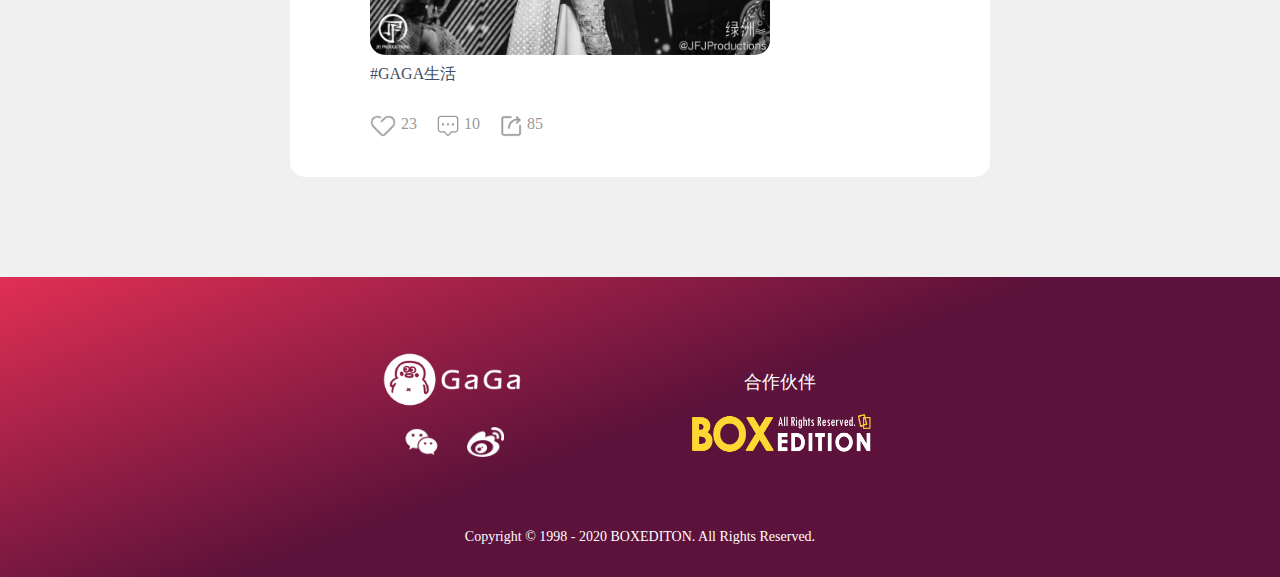
<file: src/interest.html>
<!DOCTYPE html>
<html lang="en">

<head>
    <meta charset="UTF-8">
    <meta name="viewport" content="width=device-width, initial-scale=1.0">
    <meta http-equiv="X-UA-Compatible" content="ie=edge">
    <title>GAGA-兴趣</title>
    <link rel="stylesheet" href="css/animation.css">
    <link rel="stylesheet" href="css/base.css">
    <link rel="stylesheet" href="css/interest.css">
    <script src="js/clearLoadAni.js"></script>
    <script src="js/comm.js"></script>
</head>

<body class="preload">
    <iframe class="header_frame" src="header.html" frameborder="0" scrolling="no"></iframe>
    <div class="header_placeholder"></div>
    <section>
        <div class="cate_back">
            <table></table>
            <div class="cate_head">
                <div class="cate_title">
                    <span>动态</span>
                    <span>|</span>
                    <span>随时分享</span>
                </div>
                <div id="publish">
                    <img src="img/icon/write.png">
                    <span>发动态</span>
                </div>
            </div>
        </div>
        <div id="sms_list">
            <div id="publish_sms">
                <textarea name="" id="sms" oninput="setHeight(this)" placeholder="随手分享一下..."></textarea>
                <div id="pub_bottom">
                    <div id="pb_left">
                        <div id="emotion"></div>
                        <div id="photo"></div>
                        <div id="tag"></div>
                    </div>
                    <div id="pb_right">发 布</div>
                </div>
            </div>
            <div id="publish_login">
                <div>
                    <img src="img/icon/blank_avatar.png">
                    <span>你还未登录...</span>
                </div>
                <div id="pb_login_btn">登录</div>
            </div>
            <div id="hot_tags">
                <div id="hot_badge">热门话题</div>
                <div id="tag_list">
                    <div class="tag">有奖征集丨小寒怎么过？</div>
                    <div class="tag">除了 AJ ，你还珍藏了什么球鞋？</div>
                    <div class="tag">有什么话想对 2019 的自己说？</div>
                    <div class="tag">打卡：每天坚持拍一张照片</div>
                </div>
            </div>
            <div id="interest_list">
                <div class="in_block" id="ib1">
                    <div class="in_head">
                        <div class="head_left">
                            <div class="in_avatar"></div>
                            <div class="in_info">
                                <span class="in_name">小黄鸭</span>
                                <span class="in_time">5分钟前</span>
                            </div>
                        </div>
                        <div class="head_right head_f">
                            <a class="in_follow follow">关 注</a>
                            <div class="in_more follow_btn" onclick="switchTo(0,'f')"></div>
                        </div>
                        <div class="head_right head_r">
                            <a class="in_follow report">举 报</a>
                            <div class="in_more report_btn" onclick="switchTo(0,'r')"></div>
                        </div>
                    </div>
                    <div class="in_content">
                        <p>年底了，来说说年终奖有多少？今年攒了多少钱？</p>
                        <img src="img/interest/list/pic1.jpeg">
                    </div>
                    <a class="in_tag">#GAGA生活</a>
                    <div class="in_bottom">
                        <img src="img/icon/like1.png" class="in_like">
                        <span class="like_count">6</span>
                        <img src="img/icon/comment1.png" class="in_com">
                        <span class="com_count">10</span>
                        <img src="img/icon/relay.png" class="in_relay">
                        <span class="relay_count">3</span>
                    </div>
                </div>
                <div class="in_block" id="ib2">
                    <div class="in_head">
                        <div class="head_left">
                            <div class="in_avatar"></div>
                            <div class="in_info">
                                <span class="in_name">然然</span>
                                <span class="in_time">5分钟前</span>
                            </div>
                        </div>
                        <div class="head_right head_f">
                            <a class="in_follow follow">关 注</a>
                            <div class="in_more follow_btn" onclick="switchTo(1,'f')"></div>
                        </div>
                        <div class="head_right head_r">
                            <a class="in_follow report">举 报</a>
                            <div class="in_more report_btn" onclick="switchTo(1,'r')"></div>
                        </div>
                    </div>
                    <div class="in_content">
                        <p>399小鲁班上车成功 够玩好久</p>
                        <img src="img/interest/list/pic2.jpeg">
                    </div>
                    <a class="in_tag">#GAGA生活</a>
                    <div class="in_bottom">
                        <img src="img/icon/like1.png" class="in_like">
                        <span class="like_count">10</span>
                        <img src="img/icon/comment1.png" class="in_com">
                        <span class="com_count">9</span>
                        <img src="img/icon/relay.png" class="in_relay">
                        <span class="relay_count">2</span>
                    </div>
                </div>
                <div class="in_block" id="ib3">
                    <div class="in_head">
                        <div class="head_left">
                            <div class="in_avatar"></div>
                            <div class="in_info">
                                <span class="in_name">小黄鸭</span>
                                <span class="in_time">15分钟前</span>
                            </div>
                        </div>
                        <div class="head_right head_f">
                            <a class="in_follow follow">关 注</a>
                            <div class="in_more follow_btn" onclick="switchTo(2,'f')"></div>
                        </div>
                        <div class="head_right head_r">
                            <a class="in_follow report">举 报</a>
                            <div class="in_more report_btn" onclick="switchTo(2,'r')"></div>
                        </div>
                    </div>
                    <div class="in_content">
                        <p>如果找不到自己的热爱了怎么办？</p>
                        <img src="img/interest/list/pic3.jpeg">
                    </div>
                    <a class="in_tag">#GAGA生活</a>
                    <div class="in_bottom">
                        <img src="img/icon/like1.png" class="in_like">
                        <span class="like_count">99+</span>
                        <img src="img/icon/comment1.png" class="in_com">
                        <span class="com_count">99+</span>
                        <img src="img/icon/relay.png" class="in_relay">
                        <span class="relay_count">60</span>
                    </div>
                </div>
                <div class="in_block" id="ib4">
                    <div class="in_head">
                        <div class="head_left">
                            <div class="in_avatar"></div>
                            <div class="in_info">
                                <span class="in_name">然然</span>
                                <span class="in_time">5分钟前</span>
                            </div>
                        </div>
                        <div class="head_right head_f">
                            <a class="in_follow follow">关 注</a>
                            <div class="in_more follow_btn" onclick="switchTo(3,'f')"></div>
                        </div>
                        <div class="head_right head_r">
                            <a class="in_follow report">举 报</a>
                            <div class="in_more report_btn" onclick="switchTo(3,'r')"></div>
                        </div>
                    </div>
                    <div class="in_content">
                        <p>真的是没事找事，好好的一个周末就这样被你搞砸了！你如果不想过直接跟我说好吧？明天就去扯离婚证…</p>
                        <img src="img/interest/list/pic4.jpeg">
                    </div>
                    <a class="in_tag">#GAGA生活</a>
                    <div class="in_bottom">
                        <img src="img/icon/like1.png" class="in_like">
                        <span class="like_count">23</span>
                        <img src="img/icon/comment1.png" class="in_com">
                        <span class="com_count">10</span>
                        <img src="img/icon/relay.png" class="in_relay">
                        <span class="relay_count">85</span>
                    </div>
                </div>
            </div>
        </div>
        <div id="to_top" onclick="toTop()"></div>
    </section>
    <iframe class="footer_frame" src="footer.html" frameborder="0" scrolling="no"></iframe>
</body>
<script src="js/interest.js"></script>

</html>
</file>
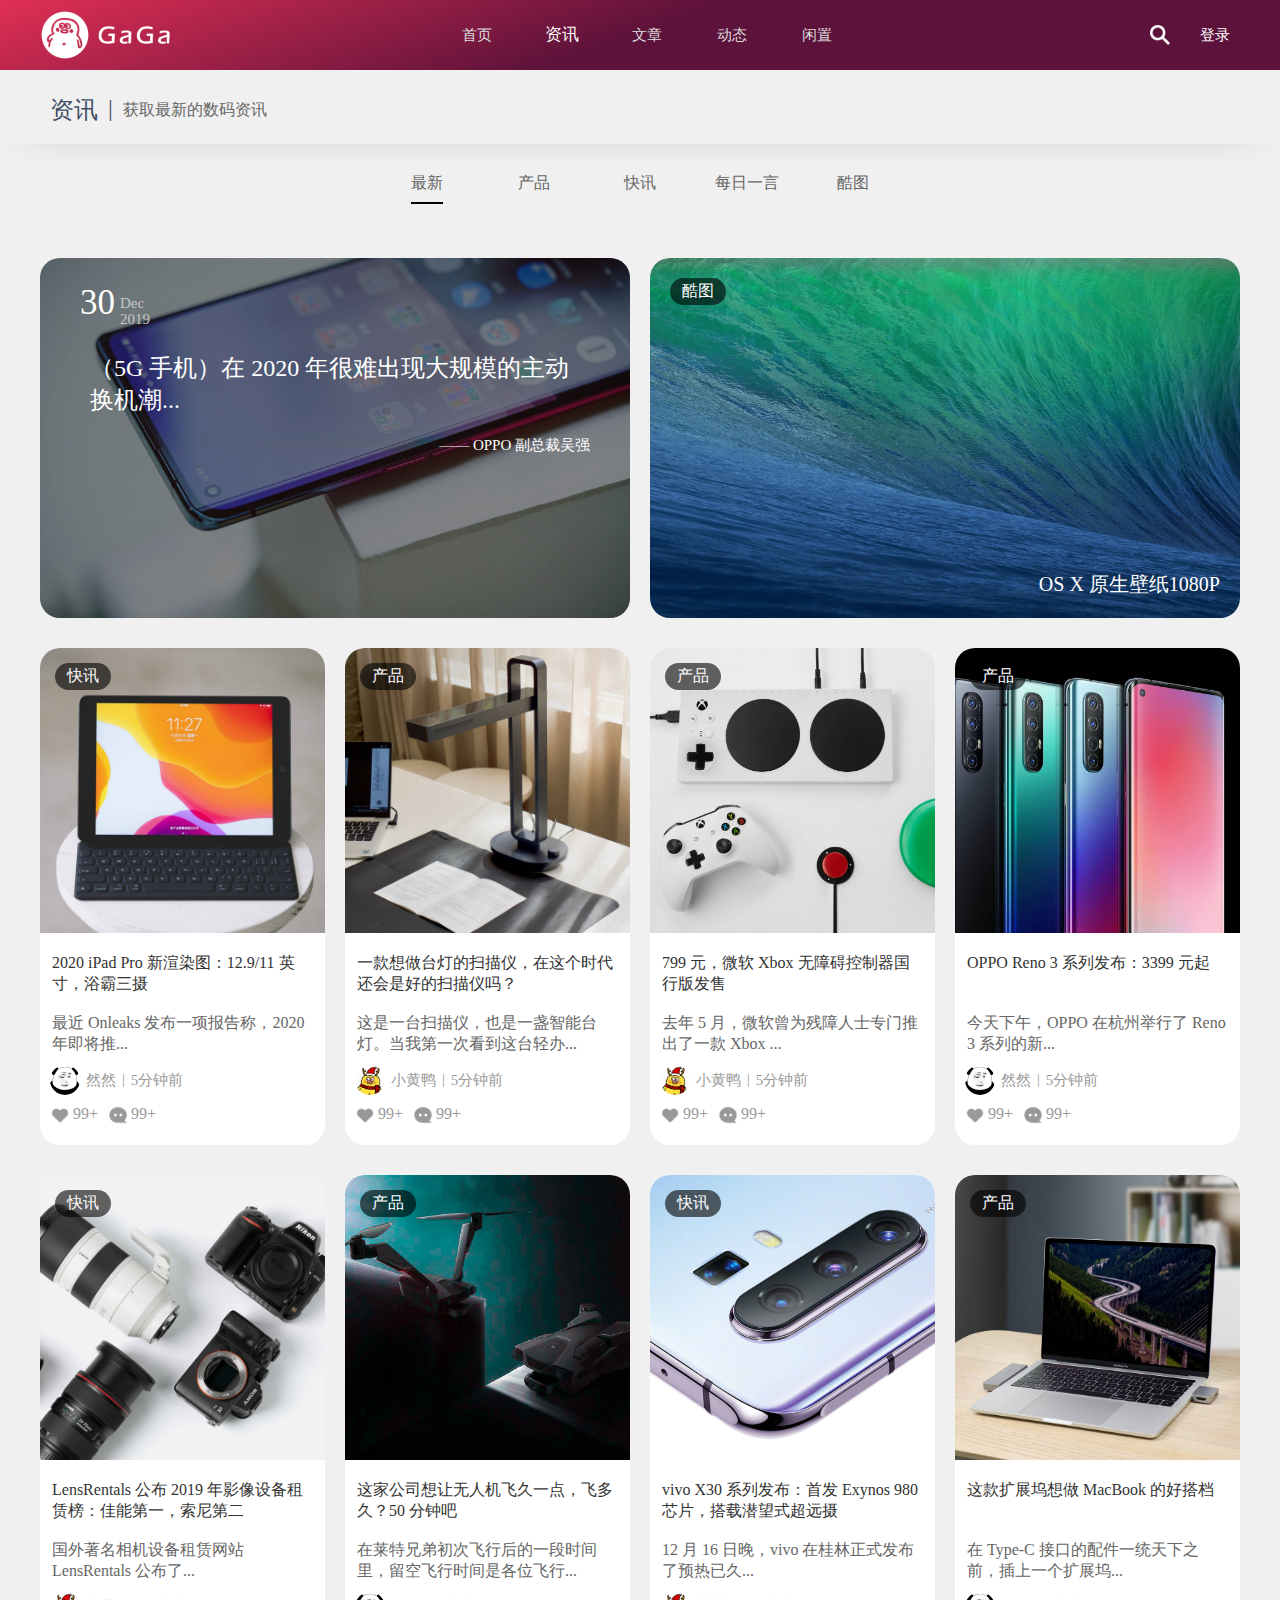
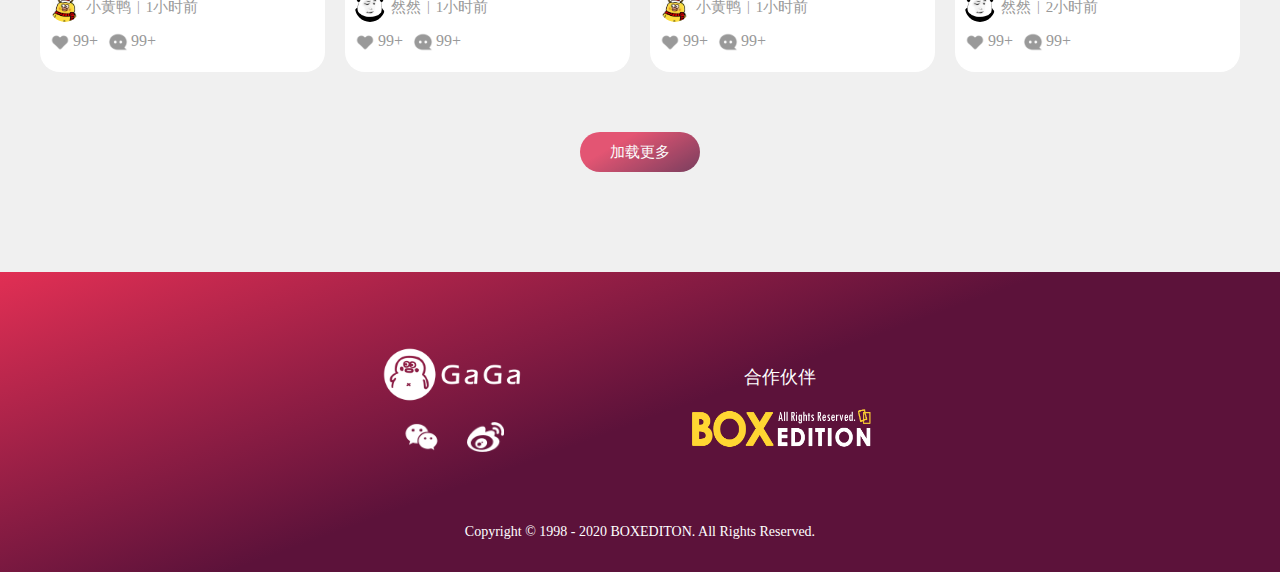
<file: src/news.html>
<!DOCTYPE html>
<html lang="en">

<head>
    <meta charset="UTF-8">
    <meta name="viewport" content="width=device-width, initial-scale=1.0">
    <meta http-equiv="X-UA-Compatible" content="ie=edge">
    <title>GAGA-资讯</title>
    <link rel="stylesheet" href="css/animation.css">
    <link rel="stylesheet" href="css/base.css">
    <link rel="stylesheet" href="css/news.css">
    <link rel="stylesheet" href="css/wallpaper.css">
    <script src="js/clearLoadAni.js"></script>
    <script src="js/comm.js"></script>
</head>

<body class="preload">
    <iframe class="header_frame" src="header.html" frameborder="0" scrolling="no"></iframe>
    <div class="header_placeholder"></div>
    <section>
        <div class="cate_back">
            <table></table>
            <div class="cate_head">
                <div class="cate_title">
                    <span>资讯</span>
                    <span>|</span>
                    <span>获取最新的数码资讯</span>
                </div>
            </div>
        </div>
        <div id="news_nav">
            <div>
                <div><a onclick="latest()">最新</a><span class="line"></span></div>
                <div><a onclick="product()">产品</a><span class="line"></span></div>
                <div><a onclick="flash()">快讯</a><span class="line"></span></div>
                <div><a onclick="sentence()">每日一言</a><span class="line"></span></div>
                <div><a onclick="wallpaper()">酷图</a><span class="line"></span></div>
            </div>
        </div>
        <div class="article_list">
            <div class="sentence">
                <img src="img/news/latest/1.jpeg" id="s_back">
                <img src="img/news/pic_mask.png" class="pic_mask" id="s_mask">
                <div id="s_content">
                    <div id="s_date">
                        <span id="day">30</span>
                        <div>
                            <span id="month">Dec</span>
                            <span id="year">2019</span>
                        </div>
                    </div>
                    <p id="s_title">（5G 手机）在 2020 年很难出现大规模的主动换机潮...</p>
                    <p id="s_author">—— OPPO 副总裁吴强</p>
                </div>
            </div>
            <div class="sentence" id="wallpaper">
                <span class="badge">酷图</span>
                <p id="pic_title">OS X 原生壁纸1080P</p>
            </div>
            <div class="article_block">
                <span class=" badge">快讯</span>
                <img src="img/news/latest/2.jpeg" class="block_pic">
                <p class="block_title">2020 iPad Pro 新渲染图：12.9/11 英寸，浴霸三摄</p>
                <p class="block_abstract">最近 Onleaks 发布一项报告称，2020 年即将推...</p>
                <div class="block_user">
                    <img src="img/news/avatar1.jpg" class="block_avatar">
                    <span class="user_name">然然</span>
                    <span>|</span>
                    <span class="pub_time">5分钟前</span>
                </div>
                <div class="block_bottom">
                    <img src="img/icon/like.png">
                    <span>99+</span>
                    <img src="img/icon/comment.png">
                    <span>99+</span>
                </div>
            </div>
            <div class="article_block">
                <span class=" badge">产品</span>
                <img src="img/news/latest/4.jpeg" class="block_pic">
                <p class="block_title">一款想做台灯的扫描仪，在这个时代还会是好的扫描仪吗？</p>
                <p class="block_abstract">这是一台扫描仪，也是一盏智能台灯。当我第一次看到这台轻办...</p>
                <div class="block_user">
                    <img src="img/news/avatar2.jpg" class="block_avatar">
                    <span class="user_name">小黄鸭</span>
                    <span>|</span>
                    <span class="pub_time">5分钟前</span>
                </div>
                <div class="block_bottom">
                    <img src="img/icon/like.png">
                    <span>99+</span>
                    <img src="img/icon/comment.png">
                    <span>99+</span>
                </div>
            </div>
            <div class="article_block">
                <span class=" badge">产品</span>
                <img src="img/news/latest/5.jpeg" class="block_pic">
                <p class="block_title">799 元，微软 Xbox 无障碍控制器国行版发售</p>
                <p class="block_abstract">去年 5 月，微软曾为残障人士专门推出了一款 Xbox ...</p>
                <div class="block_user">
                    <img src="img/news/avatar2.jpg" class="block_avatar">
                    <span class="user_name">小黄鸭</span>
                    <span>|</span>
                    <span class="pub_time">5分钟前</span>
                </div>
                <div class="block_bottom">
                    <img src="img/icon/like.png">
                    <span>99+</span>
                    <img src="img/icon/comment.png">
                    <span>99+</span>
                </div>
            </div>
            <div class="article_block">
                <span class=" badge">产品</span>
                <img src="img/news/latest/3.jpeg" class="block_pic">
                <p class="block_title">OPPO Reno 3 系列发布：3399 元起</p>
                <p class="block_abstract">今天下午，OPPO 在杭州举行了 Reno 3 系列的新...</p>
                <div class="block_user">
                    <img src="img/news/avatar1.jpg" class="block_avatar">
                    <span class="user_name">然然</span>
                    <span>|</span>
                    <span class="pub_time">5分钟前</span>
                </div>
                <div class="block_bottom">
                    <img src="img/icon/like.png">
                    <span>99+</span>
                    <img src="img/icon/comment.png">
                    <span>99+</span>
                </div>
            </div>
            <div class="article_block">
                <span class=" badge">快讯</span>
                <img src="img/news/latest/6.jpeg" class="block_pic">
                <p class="block_title">LensRentals 公布 2019 年影像设备租赁榜：佳能第一，索尼第二</p>
                <p class="block_abstract">国外著名相机设备租赁网站 LensRentals 公布了...</p>
                <div class="block_user">
                    <img src="img/news/avatar2.jpg" class="block_avatar">
                    <span class="user_name">小黄鸭</span>
                    <span>|</span>
                    <span class="pub_time">1小时前</span>
                </div>
                <div class="block_bottom">
                    <img src="img/icon/like.png">
                    <span>99+</span>
                    <img src="img/icon/comment.png">
                    <span>99+</span>
                </div>
            </div>
            <div class="article_block">
                <span class=" badge">产品</span>
                <img src="img/news/latest/7.jpeg" class="block_pic">
                <p class="block_title">这家公司想让无人机飞久一点，飞多久？50 分钟吧</p>
                <p class="block_abstract">在莱特兄弟初次飞行后的一段时间里，留空飞行时间是各位飞行...</p>
                <div class="block_user">
                    <img src="img/news/avatar1.jpg" class="block_avatar">
                    <span class="user_name">然然</span>
                    <span>|</span>
                    <span class="pub_time">1小时前</span>
                </div>
                <div class="block_bottom">
                    <img src="img/icon/like.png">
                    <span>99+</span>
                    <img src="img/icon/comment.png">
                    <span>99+</span>
                </div>
            </div>
            <div class="article_block">
                <span class=" badge">快讯</span>
                <img src="img/news/latest/8.jpeg" class="block_pic">
                <p class="block_title">vivo X30 系列发布：首发 Exynos 980 芯片，搭载潜望式超远摄</p>
                <p class="block_abstract">12 月 16 日晚，vivo 在桂林正式发布了预热已久...</p>
                <div class="block_user">
                    <img src="img/news/avatar2.jpg" class="block_avatar">
                    <span class="user_name">小黄鸭</span>
                    <span>|</span>
                    <span class="pub_time">1小时前</span>
                </div>
                <div class="block_bottom">
                    <img src="img/icon/like.png">
                    <span>99+</span>
                    <img src="img/icon/comment.png">
                    <span>99+</span>
                </div>
            </div>
            <div class="article_block">
                <span class=" badge">产品</span>
                <img src="img/news/latest/9.jpeg" class="block_pic">
                <p class="block_title">这款扩展坞想做 MacBook 的好搭档</p>
                <p class="block_abstract">在 Type-C 接口的配件一统天下之前，插上一个扩展坞...</p>
                <div class="block_user">
                    <img src="img/news/avatar1.jpg" class="block_avatar">
                    <span class="user_name">然然</span>
                    <span>|</span>
                    <span class="pub_time">2小时前</span>
                </div>
                <div class="block_bottom">
                    <img src="img/icon/like.png">
                    <span>99+</span>
                    <img src="img/icon/comment.png">
                    <span>99+</span>
                </div>
            </div>
        </div>
        <div id="load_more">加载更多</div>
        <div id="to_top" onclick="toTop()"></div>
    </section>
    <iframe class="footer_frame" src="footer.html" frameborder="0" scrolling="no"></iframe>
</body>
<script src="js/news.js"></script>

</html>
</file>
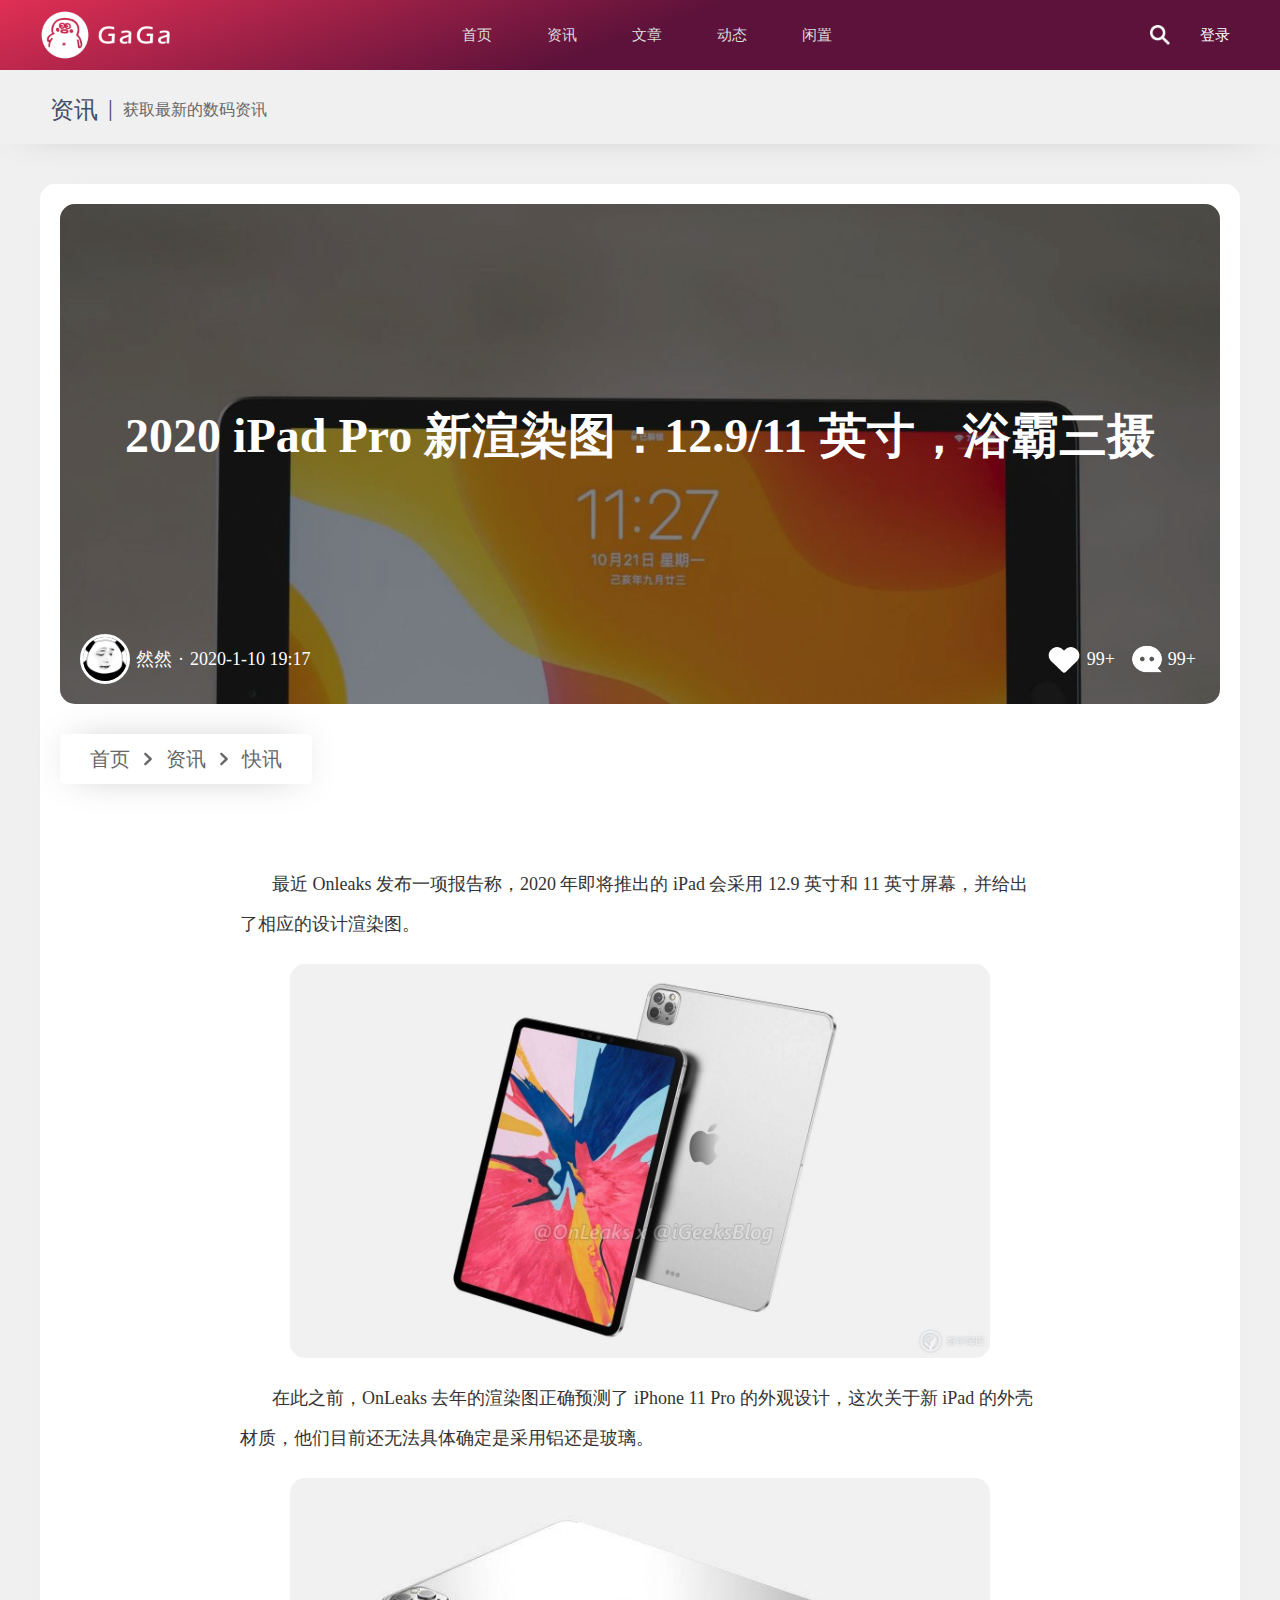
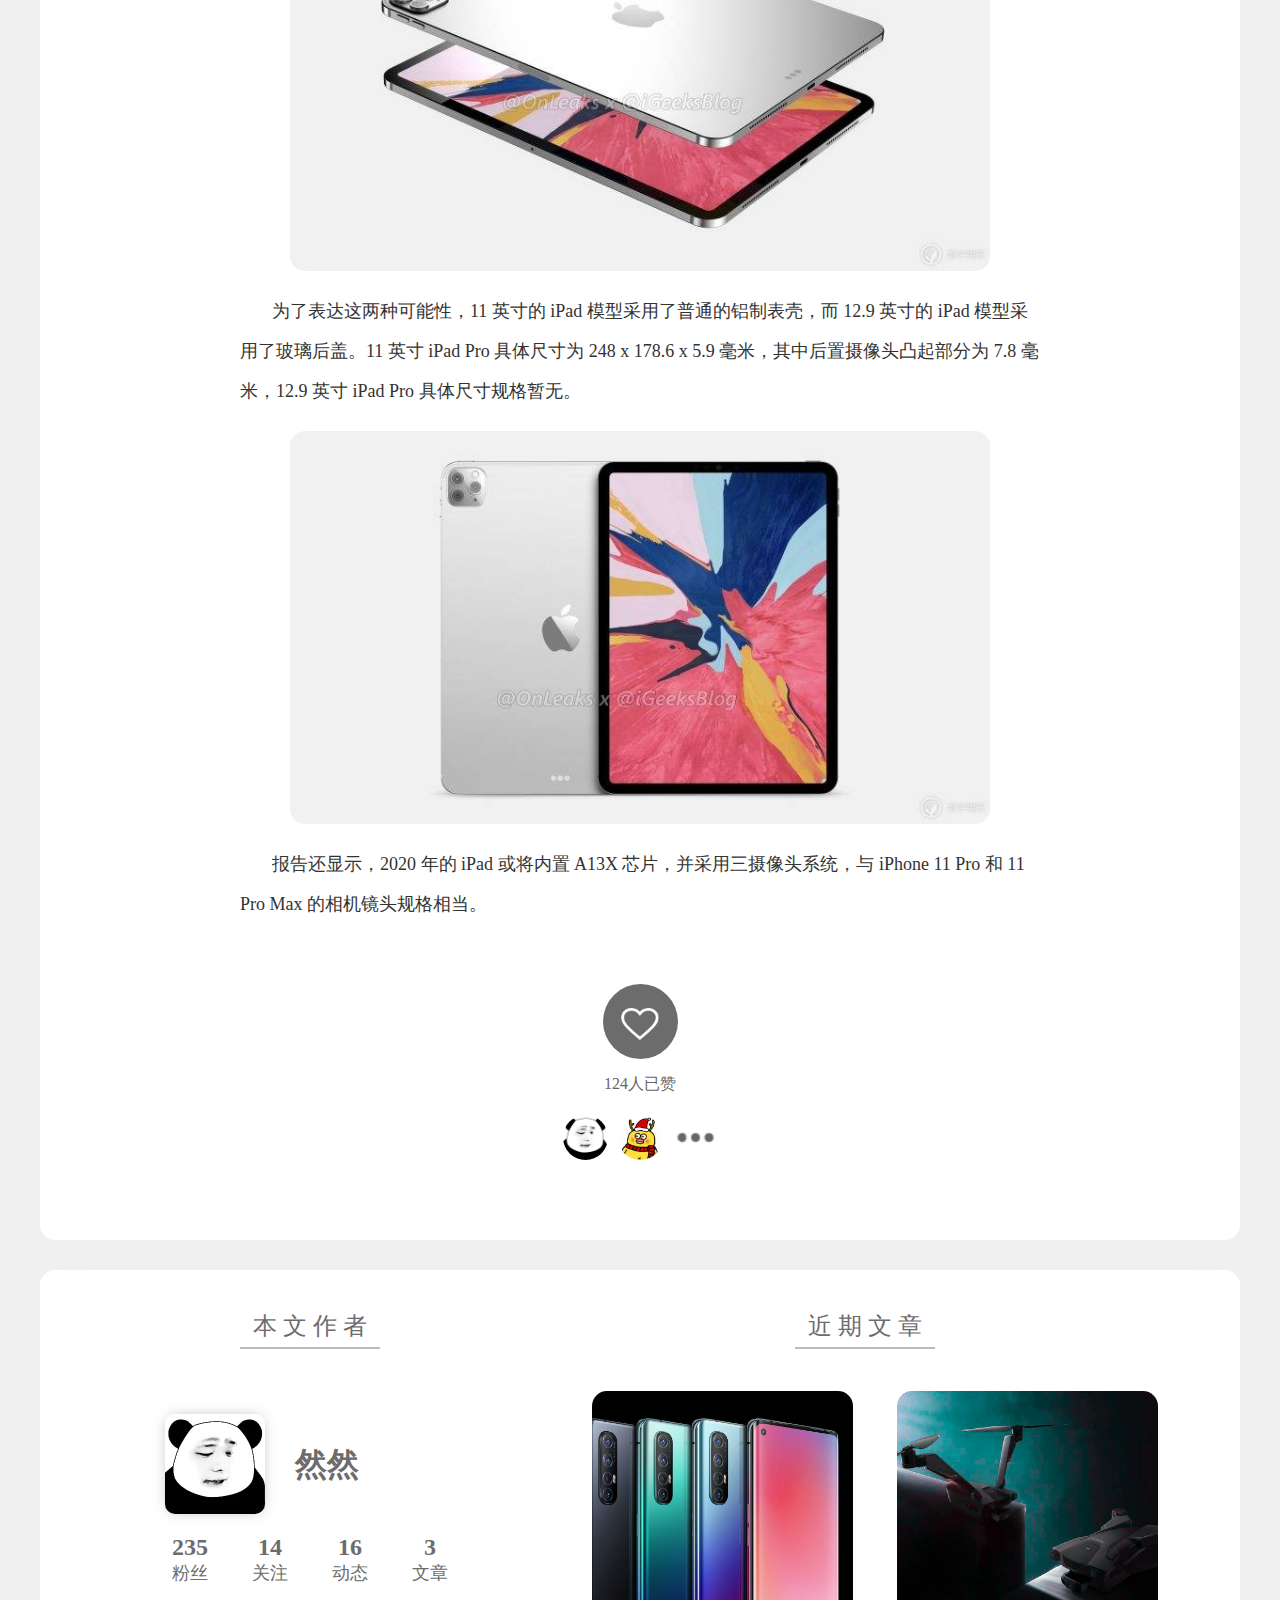
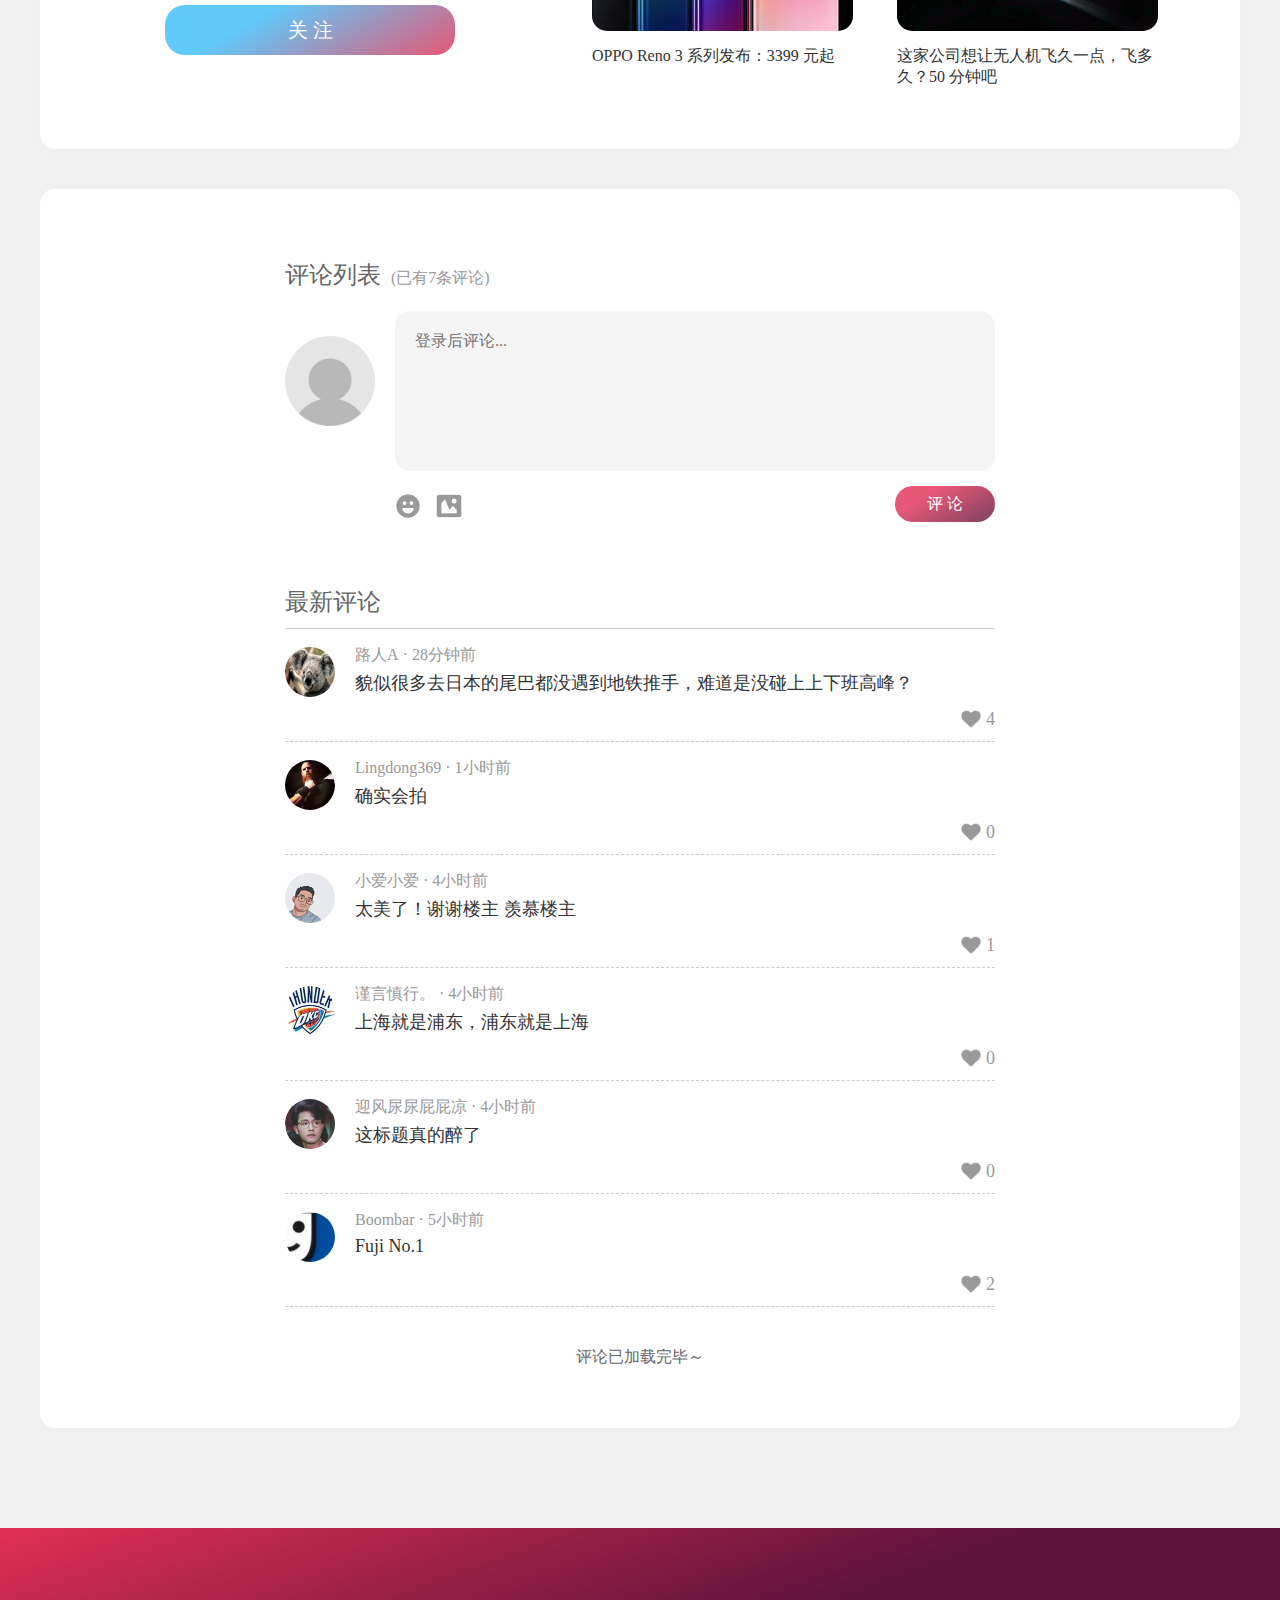
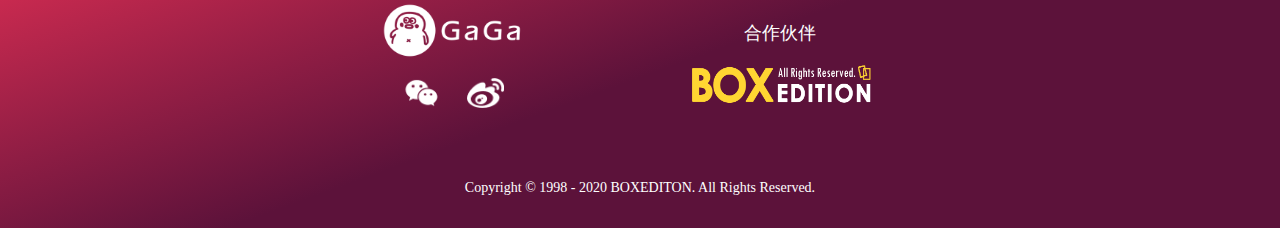
<file: src/news_content.html>
<!DOCTYPE html>
<html lang="en">

<head>
    <meta charset="UTF-8">
    <meta name="viewport" content="width=device-width, initial-scale=1.0">
    <meta http-equiv="X-UA-Compatible" content="ie=edge">
    <title>GAGA-资讯</title>
    <link rel="stylesheet" href="css/animation.css">
    <link rel="stylesheet" href="css/base.css">
    <link rel="stylesheet" href="css/news.css">
    <link rel="stylesheet" href="css/wallpaper.css">
    <link rel="stylesheet" href="css/news_content.css">
    <script src="js/clearLoadAni.js"></script>
    <script src="js/comm.js"></script>
</head>

<body class="preload">
    <iframe class="header_frame" src="header.html" frameborder="0" scrolling="no"></iframe>
    
    <div class="header_placeholder"></div>
    <section>
        <div class="cate_back">
            <table></table>
            <div class="cate_head">
                <div class="cate_title">
                    <span>资讯</span>
                    <span>|</span>
                    <span>获取最新的数码资讯</span>
                </div>
            </div>
        </div>
        <div id="article_main">
            <div id="art_head">
                <img src="img/login_mask.png" alt="">
                <p id="head_title">2020 iPad Pro 新渲染图：12.9/11 英寸，浴霸三摄</p>
                <div id="head_bot">
                    <div id="bot_left">
                        <img src="img/news/avatar1.jpg" class="block_avatar">
                        <span class="user_name">然然</span>
                        <span>·</span>
                        <span class="pub_time">2020-1-10 19:17</span>
                    </div>
                    <div id="bot_right">
                        <img src="img/icon/like_fff.png">
                        <span likenum>99+</span>
                        <img src="img/icon/comment_fff.png">
                        <span comnum>99+</span>
                    </div>
                </div>
            </div>
            <div>
                <div id="position">
                    <span>首页</span>
                    <i></i>
                    <span>资讯</span>
                    <i></i>
                    <span>快讯</span>
                </div>
            </div>
            <div id="article">
                <p>最近 Onleaks 发布一项报告称，2020 年即将推出的 iPad 会采用 12.9 英寸和 11 英寸屏幕，并给出了相应的设计渲染图。</p>
                <img src="img/news_list/1/1.jpeg" alt="">
                <p>在此之前，OnLeaks 去年的渲染图正确预测了 iPhone 11 Pro 的外观设计，这次关于新 iPad 的外壳材质，他们目前还无法具体确定是采用铝还是玻璃。</p>
                <img src="img/news_list/1/2.jpeg" alt="">
                <p>为了表达这两种可能性，11 英寸的 iPad 模型采用了普通的铝制表壳，而 12.9 英寸的 iPad 模型采用了玻璃后盖。11 英寸 iPad Pro 具体尺寸为 248 x 178.6 x 5.9
                    毫米，其中后置摄像头凸起部分为 7.8 毫米，12.9 英寸 iPad Pro 具体尺寸规格暂无。</p>
                <img src="img/news_list/1/3.jpeg" alt="">
                <p>报告还显示，2020 年的 iPad 或将内置 A13X 芯片，并采用三摄像头系统，与 iPhone 11 Pro 和 11 Pro Max 的相机镜头规格相当。</p>
            </div>
            <div id="art_bottom">
                <div id="like"></div>
                <p>124人已赞</p>
                <div id="avatars">
                    <img src="img/news/avatar1.jpg" alt="">
                    <img src="img/news/avatar2.jpg" alt="">
                    <img src="img/icon/more_666.png" alt="">
                </div>
            </div>
        </div>
        <div id="after_article">
            <div id="author">
                <div><span>本 文 作 者</span></div>
                <div>
                    <img id="author_avatar" src="img/news/avatar1.jpg">
                    <div>
                        <p id="author_name">然然</p>
                    </div>
                </div>
                <div>
                    <div id="fans">
                        <p fansNum>235</p>
                        <p>粉丝</p>
                    </div>
                    <div id="follows">
                        <p followNum>14</p>
                        <p>关注</p>
                    </div>
                    <div>
                        <p msgNum>16</p>
                        <p>动态</p>
                    </div>
                    <div>
                        <p artNum>3</p>
                        <p>文章</p>
                    </div>
                </div>
                <button id="btn_follow">关 注</button>
            </div>
            <div id="more_art">
                <div><span>近 期 文 章</span></div>
                <div>
                    <div class="article_block">
                        <div class="block_pic"></div>
                        <p class="block_title">OPPO Reno 3 系列发布：3399 元起</p>
                    </div>
                    <div class="article_block">
                        <div class="block_pic"></div>
                        <p class="block_title">这家公司想让无人机飞久一点，飞多久？50 分钟吧</p>
                    </div>
                </div>
            </div>
        </div>
        <div>
            <div id="com_list">
                <p>评论列表<span comNum>(已有7条评论)</span></p>
                <div>
                    <img src="img/icon/blank_avatar.png" alt="">
                    <textarea name="" id="sms" placeholder="登录后评论..." disabled></textarea>
                </div>
                <div id="com_bottom">
                    <div id="com_left">
                        <div id="emotion"></div>
                        <div id="photo"></div>
                    </div>
                    <div id="btn_com">评 论</div>
                </div>
                <p>最新评论</p>
                <ul id="coms">
                    <li class="com">
                        <div>
                            <img src="img/avatars/1.jpg" class="com_avatar">
                            <div>
                                <span class="com_name">路人A</span>
                                <span>·</span>
                                <span class="com_time">28分钟前</span>
                                <p class="com_content">貌似很多去日本的尾巴都没遇到地铁推手，难道是没碰上上下班高峰？</p>
                            </div>
                        </div>
                        <div class="features">
                            <span>举报</span>
                            <span>引用</span>
                            <span>回复</span>
                            <img src="img/icon/like_666.png" alt="">
                            <span>4</span>
                        </div>
                    </li>
                    <li class="com">
                        <div>
                            <img src="img/avatars/2.jpg" class="com_avatar">
                            <div>
                                <span class="com_name">Lingdong369
                                </span>
                                <span>·</span>
                                <span class="com_time">1小时前</span>
                                <p class="com_content">确实会拍</p>
                            </div>
                        </div>
                        <div class="features">
                            <span>举报</span>
                            <span>引用</span>
                            <span>回复</span>
                            <img src="img/icon/like_666.png" alt="">
                            <span>0</span>
                        </div>
                    </li>
                    <li class="com">
                        <div>
                            <img src="img/avatars/3.png" class="com_avatar">
                            <div>
                                <span class="com_name">小爱小爱</span>
                                <span>·</span>
                                <span class="com_time">4小时前</span>
                                <p class="com_content">太美了！谢谢楼主 羡慕楼主</p>
                            </div>
                        </div>
                        <div class="features">
                            <span>举报</span>
                            <span>引用</span>
                            <span>回复</span>
                            <img src="img/icon/like_666.png" alt="">
                            <span>1</span>
                        </div>
                    </li>
                    <li class="com">
                        <div>
                            <img src="img/avatars/4.jpg" class="com_avatar">
                            <div>
                                <span class="com_name">谨言慎行。</span>
                                <span>·</span>
                                <span class="com_time">4小时前</span>
                                <p class="com_content">上海就是浦东，浦东就是上海</p>
                            </div>
                        </div>
                        <div class="features">
                            <span>举报</span>
                            <span>引用</span>
                            <span>回复</span>
                            <img src="img/icon/like_666.png" alt="">
                            <span>0</span>
                        </div>
                    </li>
                    <li class="com">
                        <div>
                            <img src="img/avatars/5.jpeg" class="com_avatar">
                            <div>
                                <span class="com_name">迎风尿尿屁屁凉</span>
                                <span>·</span>
                                <span class="com_time">4小时前</span>
                                <p class="com_content">这标题真的醉了</p>
                            </div>
                        </div>
                        <div class="features">
                            <span>举报</span>
                            <span>引用</span>
                            <span>回复</span>
                            <img src="img/icon/like_666.png" alt="">
                            <span>0</span>
                        </div>
                    </li>
                    <li class="com">
                        <div>
                            <img src="img/avatars/6.jpg" class="com_avatar">
                            <div>
                                <span class="com_name">Boombar</span>
                                <span>·</span>
                                <span class="com_time">5小时前</span>
                                <p class="com_content">Fuji No.1</p>
                            </div>
                        </div>
                        <div class="features">
                            <span>举报</span>
                            <span>引用</span>
                            <span>回复</span>
                            <img src="img/icon/like_666.png" alt="">
                            <span>2</span>
                        </div>
                    </li>
                </ul>
                <p>评论已加载完毕～</p>
            </div>
        </div>
        <div id="to_top" onclick="toTop()"></div>
    </section>
    <iframe class="footer_frame" src="footer.html" frameborder="0" scrolling="no"></iframe>
</body>

</html>
</file>
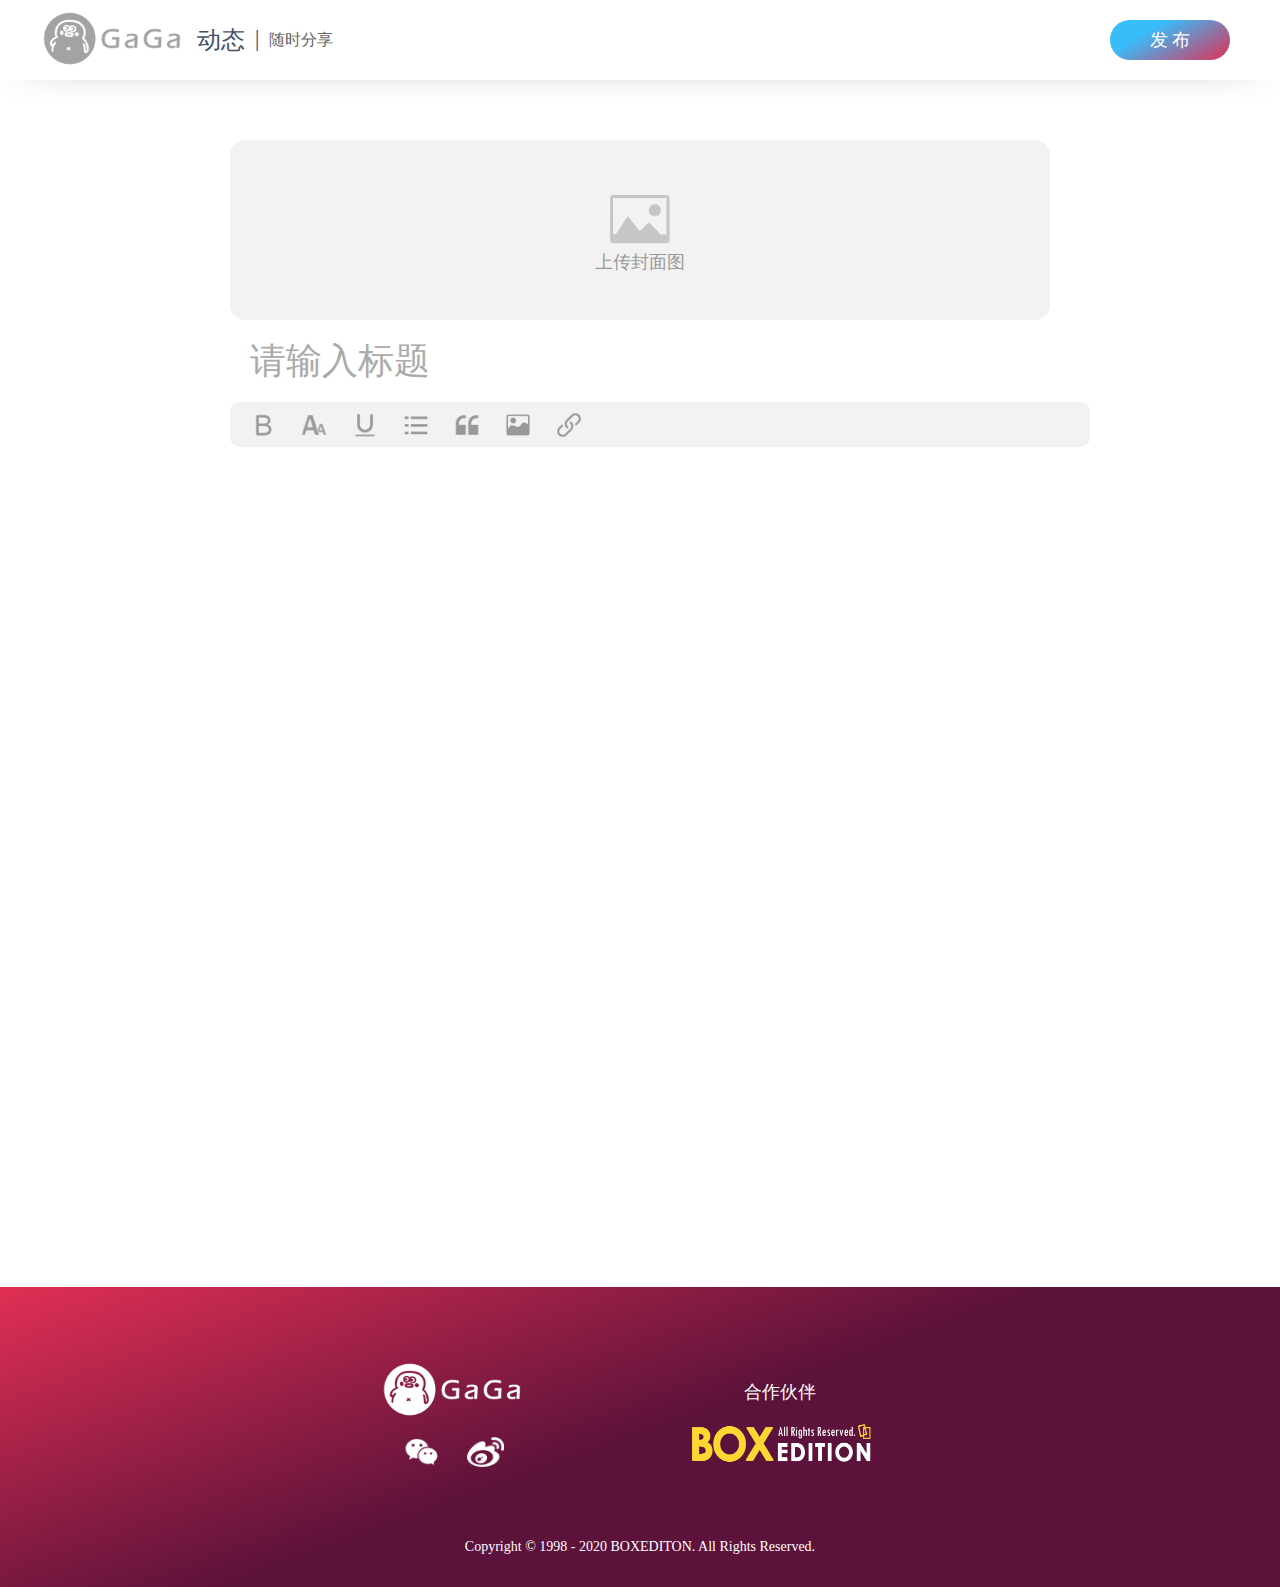
<file: src/write.html>
<!DOCTYPE html>
<html lang="en">

<head>
    <meta charset="UTF-8">
    <meta name="viewport" content="width=device-width, initial-scale=1.0">
    <meta http-equiv="X-UA-Compatible" content="ie=edge">
    <title>GAGA-写文章</title>
    <link rel="stylesheet" href="css/write.css">
    <link rel="stylesheet" href="css/base.css">
</head>

<body>
    <div class="cate_back">
        <table></table>
        <div class="cate_head">
            <div>
                <img src="img/logo_999.png" id="logo">
                <div class="cate_title">
                    <span>动态</span>
                    <span>|</span>
                    <span>随时分享</span>
                </div>
            </div>
            <button id="publish">发 布</button>
        </div>
    </div>
    <section>
        <div id="upload_head"><table></table><p>上传封面图</p></div>
        <input type="text" placeholder="请输入标题" id="upload_title">
        <div id="upload_content">
            <div id="features">
                    <i id="f-bold"></i>
                    <div>粗体</div>
                    <i id="f-size"></i>
                    <div>字号</div>
                    <i id="f-underline"></i>
                    <div>下划线</div>
                    <i id="f-list"></i>
                    <div>列表</div>
                    <i id="f-quote"></i>
                    <div>引用</div>
                    <i id="f-pic"></i>
                    <div>插入图片</div>
                    <i id="f-url"></i>
                    <div>插入链接</div>
            </div>
            <div id="article">
            </div>
        </div>
    </section>
    <iframe class="footer_frame" src="footer.html" frameborder="0" scrolling="no"></iframe>
</body>

</html>
</file>
<file: src/css/animation.css>
@charset "UTF-8";

@keyframes show_ani {
    from {opacity: 0;}
    to {opacity: 1;}
}

@keyframes close_ani {
    from {opacity: 1;}
    to {opacity: 0;}
}


@keyframes show_btn {
    from {opacity: 0; margin-right: 50px;}
    to {opacity: 1; margin-right: 0;}
}

@keyframes close_btn {
    from {opacity: 1; margin-right: 0px;}
    to {opacity:0; margin-right: 50px;}
}

@keyframes show_search {
    from {opacity: 0; transform: translateX(300px);}
    to {opacity: 1; transform: translateX(0);}
}
@keyframes close_search {
    from {opacity: 1; transform: translateX(0);}
    to {opacity: 0; transform: translateX(-300px);}
}
@keyframes logo1{
    0%{margin-left: 0; margin-right: 0; transform: rotate(0deg);}
    50%,60%{margin-left: -60px; margin-right: 60px; transform: rotate(-840deg);}
    92%{margin-left: 10px; margin-right: -10px; transform: rotate(40deg);}
    100%{margin-left: 0; margin-right: -0; transform: rotate(0deg);}
}
@keyframes logo2{
    0%{transform:translateX(0);}
    30%{transform:translateX(10px);}
    60%{transform:translateX(0);}
    80%{transform:translateX(5px);}
    100%{transform:translateX(0);}
}
</file>
<file: src/css/base.css>
@charset "UTF-8";

*{
    margin: 0;
    padding: 0;
    font-family: "思源黑体 CN Regular";
}
a{
    text-decoration: none;
}

input:-webkit-autofill { 
    box-shadow: 0 0 0px 1000px #e1e1e1 inset !important;
    border-top-left-radius: 8px;
    border-bottom-left-radius: 8px;
    font-size: 14px;
}
.header_frame{
    position: fixed;
    width: 100%;
    height: 70px;
    top: 0;
    z-index: 999;
}

.header_placeholder{
    height: 70px;
}

.footer_frame{
    display: block;
    width: 100%;
    height: 300px;
    margin-top: 100px;
}

html,body{
    -moz-user-select: none; 
    -khtml-user-select: none; 
    user-select: none;
}
body.preload{
    -webkit-transition: none !important;
	-moz-transition: none !important;
	-ms-transition: none !important;
	-o-transition: none !important;
	transition: none !important;
}

#load_more{
    display: block;
    width: 120px;
    box-sizing: border-box;
    border: 0;
    height: 40px;
    text-align: center;
    line-height:40px;
    color: #fff;
    font-size: 15px;
    outline: 0;
    background: linear-gradient(150deg, #e12f54 30%, #5c123a 100%);
    margin: 0 auto;
    border-radius: 20px;
    margin-top: 60px;
    margin-bottom: 60px;
    cursor: pointer;
    opacity: 0.8;
    transition: all 0.3s;
}
#load_more:hover{
    transform: scale(1.05);
    opacity: 1;
    box-shadow: 0 0 15px -5px #5c123a;
}


#to_top{
    position: fixed;
    display: none;
    right: 20px;
    bottom: 60px;
    width: 50px;
    height: 50px;
    background-image: url("../img/icon/totop2.png");
    background-color: #ddd;
    background-size: 60%;
    background-repeat: no-repeat;
    background-position-y: 10px;
    background-position-x: 10px;
    border-radius: 50%;
    box-shadow: 0 0 10px -4px #666;
    opacity: 0.9;
    cursor: pointer;
    transition: all 0.2s;
}

.cate_back{
    width: 100%;
    min-width: 1240px;
    height: 74px;
    box-shadow: 0 0 45px -30px #333;
}
.cate_head{
    display: flex;
    justify-content: space-between;
    width: 1200px;
    height: 74px;
    margin: 0 auto;
}
.cate_title{
    display: flex;
    flex-flow: row nowrap;
    margin-top: 17px;
    margin-left: 10px;
}
.cate_title>span:first-child{
    display: block;
    font-size: 24px;
    line-height: 46px;
    color: #424e66;
}
.cate_title>span:nth-child(2){
    display: block;
    font-size: 24px;
    line-height: 42px;
    color: #424e66;
    margin-left: 10px;
}
.cate_title>span:last-child{
    display: block;
    font-size: 16px;
    line-height: 46px;
    color: #666;
    margin-left: 10px;
}
</file>
<file: src/css/index.css>
@charset "UTF-8";

body{
    background: #f0f0f0;
}
.header_frame{
    position: fixed;
    width: 100%;
    height: 70px;
    top: 0;
    z-index: 999;
}
.header_placeholder{
    position: fixed;
    width: 100%;
    height: 70px;
    background: linear-gradient(160deg, #e12f54 0%, #5c123a 50%);
    opacity: 0;
    z-index: 998;
}

#banner_back{
    width: 100%;
    height: 520px;
    min-width: 1240px;
    background: linear-gradient(to bottom,#5c123a 0%,#e12f54 35%, #ff6e8b 55%, transparent 100%);
}

.swiper-container {
    position: absolute !important;
    width: 1200px;
    height: 510px;
    border-radius: 15px;
    box-shadow: 0 15px 20px -5px #666;
    top: 80px !important;
    left: 50%;
    margin-left: -600px !important;
    z-index: 1 !important;
}
.swiper-slide>img{
    display: block;
    width: 1200px;
    height: 510px;
    cursor: pointer;
    border-radius: 15px;
}

.swiper-button-prev,
.swiper-button-next{
    color: #fff !important;
    border-radius: 10px;
    opacity: 0;
    padding: 10px;
    transition: all 0.2s;
}
#banner_left:hover .swiper-button-prev,
#banner_left:hover .swiper-button-next{
    background: #333;
    opacity: 0.6;
}
.swiper-button-prev::after,
.swiper-button-next::after{
    font-size: 30px !important;
}
.swiper-pagination-bullet-active{
    background-color: #fff !important;
}

#main_content{
    width: 1240px;
    margin: 60px auto 0;
    padding: 0 20px;
}

#main_content{
    box-sizing: border-box;
    width: 1240px;
    padding: 0 20px;
    margin: 160px auto 0;
}
#main_head{
    display: flex;
    flex-flow: row nowrap;
    justify-content: space-between;
}

.sentence{
    position: relative;
    width: 590px;
    height: 360px;
    border-radius: 15px;
    transition: all 0.4s;
    cursor: pointer;
}
#s_back{
    width: 590px;
    height: 360px;
    border-radius: 15px;
}
.pic_mask{
    position: absolute;
    z-index: 1;
    top: 0;
    left: 0;
    border-radius: 15px;
    transition: all 0.4s;
}
#s_mask{
    width: 590px;
    height: 360px;
}
#s_content{
    position: absolute;
    z-index: 2;
    top: 0;
    left: 0;
    box-sizing: border-box;
}
#s_date{
    display: flex;
    justify-content: start;
    width: 100%;
    padding: 25px 40px 0;
    box-sizing: border-box;
}
#s_date #day{
    display: block;
    color: #fff;
    font-size: 35px;
}
#s_date #month{
    margin-top: 12px;
}
#s_date #month,
#s_date #year{
    display: block;
    color: #C6C6C6;
    font-size: 15px;
    height: 16px;
    line-height: 16px;
    margin-left: 5px;
}
#s_title{
    color: #fff;
    font-size: 24px;
    margin-top: 25px;
    padding: 0 50px;
}
#s_author{
    color: #fff;
    font-size: 15px;
    text-align: right;
    margin-top: 20px;
    padding: 0 40px;
}

.sentence:hover{
    box-shadow: 0 5px 30px -12px #000;
}
.sentence:hover .pic_mask{
    opacity: 0.2;
}
#main_hottag{
    display: flex;
    width: 590px;
    justify-content: space-between;
}
#main_hottag>div:first-child{
    display: flex;
    flex-flow: row wrap;
}
#main_hottag span{
    display: block;
    font-weight: bold;
}
#main_hottag>div>span:nth-child(1){
    /* position: absolute; */
    color: #999;
    font-size: 40px;
    height: 50px;
    line-height: 50px;
    text-align: right;
}
#main_hottag>div>span:nth-child(2){
    color: #999;
    font-size: 30px;
    height: 40px;
    line-height: 40px;
    margin-left: 20px;
}

.tag .ba_mask{
    border-radius: 10px;
    position: absolute;
    z-index: 1;
    top: 0;
    left: 0;
    opacity: 0.6;
    transition: all 0.3s;
}

.tag:hover .ba_mask{
    opacity: 0.1;
}
#tag5{
    position: relative;
    width: 260px;
    height: 260px;
    margin-top: 10px;
    background: url("../img/index/tag5.jpeg");
    background-size: cover;
    border-radius: 10px;
}
#tag5 .ba_mask{
    width: 260px;
    height: 260px;
}
#tag1{
    position: relative;
    width: 320px;
    height: 120px;
    background: url("../img/index/tag1.jpeg");
    background-size: cover;
    border-radius: 10px;
}
#tag1 .ba_mask{
    width: 320px;
    height: 120px;
}
#tag2{
    position: relative;
    width: 120px;
    height: 110px;
    margin-top: 10px;
    background: url("../img/index/tag2.jpeg");
    background-size: cover;
    border-radius: 10px;
}
#tag2 .ba_mask{
    width: 120px;
    height: 110px;
}
#tag3{
    position: relative;
    width: 120px;
    height: 110px;
    margin-top: 10px;
    background: url("../img/index/tag3.jpeg");
    background-size: cover;
    border-radius: 10px;
}
#tag3 .ba_mask{
    width: 120px;
    height: 110px;
}
#tag4{
    position: relative;
    width: 190px;
    height: 230px;
    margin-top: 10px;
    margin-left: 10px;
    background: url("../img/index/tag4.jpeg");
    background-size: cover;
    border-radius: 10px;
}
#tag4 .ba_mask{
    width: 190px;
    height: 230px;
}
.tag p{
    position: absolute;
    color: #fff;
    z-index: 1;
    font-size: 24px;
    bottom: 5px;
    right: 10px;
}

.content_block{
    display: flex;
    flex-flow: row wrap;
    margin-top: 70px;
    background: linear-gradient(180deg,#fff 0%,transparent 20%);
    border-radius: 15px;
    box-sizing: border-box;
    box-shadow: 0 5 10px 0 #eaeaea;
    justify-content: space-between;
}
.block_head{
    display: flex;
    flex-flow: row nowrap;
    justify-content: space-between;
    width: 100%;
    height: 60px;
    margin-top: 20px;
}
.block_head>p{
    display: block;
    color: #666;
    font-size: 40px;
    height: 60px;
    line-height: 60px;
    font-weight: bold;
    padding-left: 20px;
}

.block_head .more{
    width: 46px;
    height: 46px;
    margin-top: 7px;
    margin-right: 20px;
    cursor: pointer;
    transition: all 0.3s;
}
.block_head .more:hover{
    transform: rotate(-45deg);
}

.article_block{
    position: relative;
    box-sizing: border-box;
    width: 285px;
    margin-top: 20px;
    border-radius: 20px;
    transition: all 0.3s;
    background: #fff;
    cursor: pointer;
}
.article_block:hover{
    box-shadow: 0 5px 30px -12px #000;
}
.article_block:hover>.block_title{
    color: #5daadc !important;
}

.block_pic{
    display: block;
    width: 261px;
    height: 140px;
    border-radius: 15px;
    margin: 0 auto;
    margin-top: 12px;
    background-size: cover !important;
}
.block_title{
    display: block;
    height: 45px;
    padding: 0 12px;
    margin-top: 20px;
    color: #333;
    transition: all 0.25s;
}
.block_user{
    display: flex;
    height: 30px;
    padding: 0 10px;
    margin-top: 10px;
    margin-bottom: 10px;
}
.block_avatar{
    width: 30px;
    border-radius: 50%;
}
.user_name,
.pub_time{
    display: block;
    font-size: 15px;
    color: #999;
    height: 30px;
    line-height: 30px;
    margin: 0 6px;
}
.user_name+span{
    display: block;
    font-size: 14px;
    color: #999;
    height: 30px;
    line-height: 30px;
}
.block_bottom{
    display: flex;
    margin: 10px 0 20px 10px;
}
.block_bottom>img{
    width: 20px;
    height: 20px;
}
.block_bottom>span{
    color: #999;
    margin: 0 3px;
}
.block_bottom>span:nth-child(2){
    margin-right: 10px;
}


:not(#interest)>.article_block:nth-child(2),
:not(#interest)>.article_block:nth-child(3){
    position: relative;
    box-sizing: border-box;
    width: 590px;
    margin-top: 10px;
    border-radius: 20px;
    transition: all 0.3s;
    background: #fff;
    cursor: pointer;
}
:not(#interest)>.article_block:nth-child(2)>.block_pic,
:not(#interest)>.article_block:nth-child(3)>.block_pic{
    display: block;
    width: 561px;
    height: 260px;
    border-radius: 15px;
    margin: 0 auto;
    margin-top: 12px;
    background-size: cover !important;
}

:not(#interest)>.article_block:nth-child(2)>.block_title,
:not(#interest)>.article_block:nth-child(3)>.block_title{
    display: block;
    height: auto;
    font-size: 24px;
    font-weight: bold;
    padding: 0 18px;
    margin-top: 20px;
    color: #333;
}
:not(#interest)>.article_block:nth-child(2)>.block_abstract,
:not(#interest)>.article_block:nth-child(3)>.block_abstract{
    display: block;
    padding: 0 18px;
    margin-top: 10px;
    color: #666;
}
.index_block_bottom{
    display: flex;
    flex-flow: row nowrap;
    justify-content: space-between;
    padding-left: 6px;
    margin-top: 5px;
}

#interest .block_title{
    display: -webkit-box;
    overflow: hidden;
    text-overflow: ellipsis;
    -webkit-line-clamp: 2;
    overflow:hidden;
    -webkit-box-orient: vertical;
}
#interest .block_pic{
    background-position: center !important;
}
</file>
<file: src/css/article.css>
@charset "UTF-8";

body{
    background: #f0f0f0;
}

#banner{
    box-sizing: border-box;
    width: 1240px;
    padding: 0 20px;
    margin: 60px auto 20px;
    display: flex;
    flex-flow: row nowrap;
}
#banner_left,
#banner_right{
    width: 600px;
}
.swiper-slide>img{
    display: block;
    width: 600px;
    height: 400px;
    cursor: pointer;
}

.swiper-container {
    height: 400px;
    margin: 0 !important;
}
#banner_right{
    display: flex;
    flex-flow: row wrap;
}
.banner_article{
    position: relative;
    width: 300px;
    height: 200px;
    cursor: pointer;
}
.ba_pic{
    width: 300px;
    height: 200px;
}

.ba_mask{
    width: 300px;
    height: 200px;
    position: absolute;
    z-index: 1;
    top: 0;
    left: 0;
    opacity: 0.6;
    transition: all 0.4s;
}
.banner_article:hover .ba_mask{
    opacity: 0;
}

.swiper-button-prev,
.swiper-button-next{
    color: #fff !important;
    border-radius: 10px;
    opacity: 0;
    padding: 10px;
    transition: all 0.2s;
}
#banner_left:hover .swiper-button-prev,
#banner_left:hover .swiper-button-next{
    background: #333;
    opacity: 0.6;
}
.swiper-button-prev::after,
.swiper-button-next::after{
    font-size: 30px !important;
}
.swiper-pagination-bullet-active{
    background-color: #fff !important;
}

#nav{
    width: 100%;
    min-width: 1240px;
    margin-top: 60px;
}
#nav>div{
    display: flex;
    flex-flow: row nowrap;
    justify-content: space-between;
    width: 700px;
    margin: 0 auto;
}
#nav a{
    position: relative;
    display: block;
    width: 90px;
    height: 55px;
    background: #666;
    text-align: center;
    line-height: 55px;
    border-radius: 10px;
    color: #fff;
    transition: all 0.2s;
    cursor: pointer;
}
#nav a>span{
    display: block;
    width: 90px;
    height: 55px;
    position: absolute;
    z-index: 2;
}
#nav a>.ba_mask{
    width: 90px;
    height: 55px;
    position: absolute;
    z-index: 1;
    top: 0;
    left: 0;
    opacity: 0.8;
    border-radius: 10px;
    transition: all 0.4s;
}
#nav a:hover{
    box-shadow: 0 0 10px 0 #666;
    transform: scale(1.02);
}
#nav a:hover>.ba_mask{
    opacity: 0.2;
}
#nav>div>a:nth-child(1){
    background: url("../img/article/nav/all.png");
}
#nav>div>a:nth-child(2){
    background: url("../img/article/nav/phone.png");
}
#nav>div>a:nth-child(3){
    background: url("../img/article/nav/pad.png");
}
#nav>div>a:nth-child(4){
    background: url("../img/article/nav/photo.png");
}
#nav>div>a:nth-child(5){
    background: url("../img/article/nav/life.png");
}
#nav>div>a:nth-child(6){
    background: url("../img/article/nav/other.png");
}

.article_list{
    width: 1240px;
    margin: 40px auto 20px;
    display: flex;
    flex-flow: row nowrap;
    justify-content: space-between;
    padding-left: 20px;
    padding-right: 20px;
    box-sizing: border-box;
}
.col{
    display: flex;
    flex-flow: column nowrap;
    width: 285px;
}
.article_block{
    position: relative;
    box-sizing: border-box;
    width: 285px;
    margin-top: 25px;
    border-radius: 20px;
    transition: all 0.3s;
    background: #fff;
    cursor: pointer;
}
.article_block:hover{
    box-shadow: 0 5px 30px -12px #000;
}

.block_pic{
    display: block;
    width: 100%;
    border-top-left-radius: 20px;
    border-top-right-radius: 20px;
}
.block_title{
    display: block;
    padding: 0 12px;
    margin-top: 20px;
    color: #333;
}
.block_abstract{
    display: block;
    padding: 0 12px;
    margin-top: 10px;
    color: #666;
}
.block_user{
    display: flex;
    height: 30px;
    padding: 0 10px;
    margin-top: 10px;
}
.block_avatar{
    width: 30px;
    border-radius: 50%;
}
.user_name,
.pub_time{
    display: block;
    font-size: 15px;
    color: #999;
    height: 30px;
    line-height: 30px;
    margin: 0 6px;
}
.user_name+span{
    display: block;
    font-size: 14px;
    color: #999;
    height: 30px;
    line-height: 30px;
}
.block_bottom{
    display: flex;
    padding: 0 10px;
    margin: 10px 0 20px;
}
.block_bottom>img{
    width: 20px;
    height: 20px;
}
.block_bottom>span{
    color: #999;
    margin: 0 3px;
}
.block_bottom>span:nth-child(2){
    margin-right: 10px;
}

#publish{
    display: flex;
    width: 120px;
    box-sizing: border-box;
    border: 0;
    height: 40px;
    outline: 0;
    background: linear-gradient(150deg, #e12f54 30%, #5c123a 100%);
    border-radius: 20px;
    cursor: pointer;
    opacity: 0.8;
    margin-top: 17px;
    margin-right: 10px;
    transition: all 0.3s;
}
#publish>img{
    width: 24px;
    height: 24px;
    margin-top: 8px;
    margin-left: 20px;
}
#publish>span{
    display: block;
    color: #fff;
    font-size: 15px;
    text-align: center;
    line-height:40px;
    margin-left: 6px;
}
#publish:hover{
    transform: scale(1.05);
    opacity: 1;
    box-shadow: 0 5px 15px -10px #5c123a;
}
</file>
<file: src/css/footer.css>
@charset "UTF-8";

body>div:first-child{
    height: 300px;
    min-width: 1200px;
    background: linear-gradient(160deg, #e12f54 0%, #5c123a 50%);
}
#footer{
    position: relative;
    display: flex;
    flex-flow: row nowrap;
    justify-content: center;
    width: 800px;
    margin: 0 auto;
}
#left{
    width: 300px;
}
#left>img:nth-child(1){
    display: block;
    height: 55px;
    margin-top:75px;
}
#left>img:not(:nth-child(1)){
    height: 30px;
    margin-top: 20px;
}
#left>img:nth-child(2){
    height: 30px;
    margin: 0 15px;
}
#left>img:nth-child(3){
    cursor: pointer;
}
#right{
    width: 200px;
    padding-right: 20px;
}
#right>p{
    color: #fff;
    margin-top: 93px;
    text-align: center;
    font-size: 18px;
}
#right>img{
    display: block;
    height: 60px;
    margin-top: 10px;
}
#footer+p{
    color: #fff;
    text-align: center;
    margin-top: 65px;
    font-size: 14px;
}
#wechat{
    display: flex;
    width: 300px;
    height: 150px;
    background:#f2f2f2;
    border-radius: 10px;
}
#wechat>img:first-child{
    display: block;
    height: 120px;
    margin: 15px;
}
#wechat>div{
    margin-top: 15px;
    width: 130px;
}
#wechat>div>img{
    display: block;
    height: 60px;
    border-radius: 50%;
    box-shadow: 0 0 10px 0 #eee;
    margin: 5px auto 0;
}
#wechat>div>p{
    text-align: center;
}
#wechat>div>p:nth-child(2){
    font-size: 14px;
    color: #999;
    margin-top: 10px;
}
#wechat>div>p:nth-child(3){
    font-size: 18px;
    font-weight: bold;
}
#horn{
    position: absolute;
    right: 0;
    width: 30px;
    height: 30px;
    top: 80px;
    background: url("../img/icon/right_arrow.png");
    background-size: 40px 25px;
    background-repeat: no-repeat;
    background-position: center;
}
#wechat_back{
    position: absolute;
    left: 50%;
    top: 70px;
    margin-left: -580px;
    height: 150px;
    width: 325px;
    display: none;
}
</file>
<file: src/css/header.css>
@charset "UTF-8";

*{
    margin: 0;
    padding: 0;
    font-family: "思源黑体 CN Regular";
}
a{
    text-decoration: none;
}
nav{
    width: 100%;
    min-width: 1240px;
    height: 70px;
    background: linear-gradient(160deg, #e12f54 0%, #5c123a 50%);
}

#nav{
    display: flex;
    height: 70px;
    /* margin: 0 100px; */
    width: 1240px;
    margin: 0 auto;
    padding: 0 20px;
    box-sizing: border-box;
    justify-content: space-between;
}

#nav_right span{
    display: block;
    font-size: 15px;
    line-height: 70px;
    text-align: center;
    color: #fff;
    cursor: pointer;
}
#nav_center a{
    display: block;
    width: 60px;
    height: 42px;
    font-size: 15px;
    line-height: 42px;
    margin: 14px 0;
    color: #ddd;
    text-align: center;
    transition: all 0.1s;
    cursor: pointer;
}
#nav_center a:hover{
    color: #fff;
    font-size: 17px;
}


#nav_left, #nav_center, #nav_right{
    height: 70px;
}
#nav_left>img{
    height: 50px;
    padding: 10px 0;
    cursor: pointer;
}
#nav_center{
    display: flex;
    width: 400px;
    justify-content: space-between;
    /* margin: 0 auto; */
}
#nav_right{
    display: flex;
    width: 120px;
}
#nav_right img{
    display: block;
    height: 20px;
    padding: 25px 0;
    margin-right: 30px;
    margin-left: 30px;
}
#nav_right #search_img{
    cursor: pointer;
}

#search_bar{
    /* background: rebeccapurple; */
    display: flex;
    flex-flow: row nowrap;
    width: 540px;
    /* justify-content: space-between; */
    /* margin: 0 auto; */
    display: none;
}
#search_bar>img{
    display: block;
    height: 20px;
    padding: 25px 0;
    margin-right: 30px;
    margin-left: 30px;
}
#search_bar>img:last-child{
    height: 18px;
    padding: 26px 0;
    cursor: pointer;
}
input#search{
    display: block;
    width: 400px;
    box-sizing: border-box;
    padding-left: 10px;
    background: transparent;
    color: #fff;
    border: 0;
    outline: none;
}
input#search::placeholder{
    color: #fff;
}

#login_back{
    position: fixed;
    width: 100%;
    height: 100%;
    top: 70px;
    display: none;
}
#login_mask{
    position: absolute;
    width: 100%;
    height: 100%;
    background: url("../img/login_mask.png");
    z-index: 1;
}
#login{
    position: absolute;
    width: 400px;
    height: 500px;
    background: #fff;
    border-radius: 20px;
    box-shadow: 0 0 30px 0 #333;
    left: 50%;
    margin-left: -200px;
    top: 50%;
    margin-top: -310px;
    z-index: 2;
}
#login_head{
    width: 400px;
    border-top-left-radius: 20px;
    border-top-right-radius: 20px;
}
#login_head+img{
    position: absolute;
    width: 100px;
    left: 15px;
    top: 175px;
}
#login_head+img+img{
    position: absolute;
    width: 22px;
    right: 15px;
    top: 15px;
    cursor: pointer;
}

#login>div{
    width: 300px;
    margin: 0 auto;
}
#login #account,
#login #password{
    display: block;
    background: #e1e1e1;
    width: 300px;
    height: 46px;
    border-radius: 8px;
}
#login #account{
    margin-top: 30px;
}
#login #password{
    margin-top: 15px;
}
#account input,
#password input{
    box-sizing: border-box;
    background: transparent;
    outline: 0;
    border: 0;
    width: 200px;
    height: 46px;
    padding: 8px 0 8px 15px;
    font-size: 14px;
}
input::-webkit-input-placeholder{
    color: #666;
}
#password{
    position: relative;
}
#show_password{
    position: absolute;
    width: 24px;
    right: 0;
    padding: 11px 15px 11px 0;
    cursor: pointer;
}
#forgot{
    display: block;
    font-size: 12px;
    color: #666;
    height: 20px;
    width: 80px;
    margin-left: 5px;
    margin-top: 10px;
}
#btn_login{
    display: block;
    width: 120px;
    box-sizing: border-box;
    border: 0;
    height: 40px;
    text-align: center;
    line-height:40px;
    color: #fff;
    font-size: 14px;
    outline: 0;
    background: linear-gradient(150deg, #e12f54 30%, #5c123a 100%);
    margin: 0 auto;
    border-radius: 20px;
    margin-top: 15px;
    cursor: pointer;
    transition: all 0.3s;
}
#btn_login:hover{
    transform: scale(1.1);
    box-shadow: 0 0 15px -5px #5c123a;
}
#notice{
    font-size: 12px;
    color: #666;
    text-align: center;
    margin-top: 15px;
}
#notice a{
    font-size: 12px;
    color: #e12f54;
}
</file>
<file: src/css/interest.css>
@charset "UTF-8";

body{
    background: #f0f0f0;
}

#sms_list{
    width: 1240px;
    margin: 40px auto 20px;
    display: flex;
    flex-flow: column nowrap;
    padding-left: 20px;
    padding-right: 20px;
    box-sizing: border-box;
}
#publish_sms{
    /* display: none; */
}
#publish_sms textarea{
    display: block;
    box-sizing: content-box;
    width: 620px;
    min-height: 110px;
    font-size: 22px;
    color: #333;
    resize: none;
    overflow:hidden;
    padding: 30px 40px;
    margin: 0 auto;
    border: 0;
    border-radius: 15px;
    outline: none;
}
#publish_sms #pub_bottom{
    display: flex;
    justify-content: space-between;
    width: 700px;
    height: 40px;
    margin: 15px auto 0;
}
#pb_left{
    display: flex;
    flex-flow: row nowrap;
}
#pb_left>div{
    width: 26px;
    height: 26px;
    margin-right: 15px;
    margin-top: 7px;
    background-size: cover !important;
    cursor: pointer;
    transition: all 0.2s;
}
#pb_left #emotion{
    background: url("../img/icon/emotion.png");
}
#pb_left #photo{
    background: url("../img/icon/photo.png");
}
#pb_left #tag{
    background: url("../img/icon/tag.png");
}

#pb_left #emotion:hover{
    background: url("../img/icon/emotion1.png");
}
#pb_left #photo:hover{
    background: url("../img/icon/photo1.png");
}
#pb_left #tag:hover{
    background: url("../img/icon/tag1.png");
}

#pb_right{
    width: 100px;
    box-sizing: border-box;
    border: 0;
    height: 36px;
    outline: 0;
    background: linear-gradient(150deg, #e12f54 30%, #5c123a 100%);
    border-radius: 20px;
    cursor: pointer;
    opacity: 0.8;
    color: #fff;
    text-align: center;
    line-height: 36px;
    transition: all 0.2s;
}
#pb_right:hover{
    transform: scale(1.02);
    opacity: 1;
    box-shadow: 0 0 15px -5px #5c123a;
}

#publish_login{
    display: none;
    flex-flow: row nowrap;
    justify-content: space-between;
    height: 70px;
    width: 700px;
    margin: 20px auto 30px;
}
#publish_login>div:first-child{
    display: flex;
}
#publish_login>div>img{
    width: 70px;
}
#publish_login>div>span{
    color: #666;
    line-height: 70px;
    margin-left: 20px;
}
#pb_login_btn{
    display: block;
    width: 120px;
    box-sizing: border-box;
    border: 0;
    height: 40px;
    outline: 0;
    background: linear-gradient(150deg, #38bdfb 30%, #e12f54 100%);
    border-radius: 20px;
    cursor: pointer;
    opacity: 0.8;
    color: #fff;
    text-align: center;
    line-height: 40px;
    transition: all 0.3s;
    margin-top: 14px;
}
#pb_login_btn:hover{
    transform: scale(1.02);
    opacity: 1;
    box-shadow: 0 0 15px -5px #5c123a;
}
#hot_tags{
    width: 700px;
    margin: 30px auto 0;
    background: #fff;
    box-sizing: border-box;
    padding: 20px;
    border-radius: 15px;
}

#hot_badge{
    display: block;
    width: 80px;
    height: 30px;
    color: #fff;
    text-align: center;
    line-height: 30px;
    font-size: 14px;
    background:#999;
    border-radius: 15px;
}

#tag_list{
    display: flex;
    flex-flow: row nowrap;
    justify-content: space-between;
    width: 100%;
    margin-top: 20px;
}
#tag_list .tag{
    width: 150px;
    height: 100px;
    border-radius: 10px;
    box-sizing: border-box;
    color: #fff;
    padding: 0 10px;
    padding-top: 25px;
    cursor: pointer;
    transition: all 0.2s;
}
.tag:nth-child(1){
    background: linear-gradient(100deg, #D463CB 0%, #EC7979 100%);
}
.tag:nth-child(2){
    background: linear-gradient(100deg, #FF912B 0%, #FFAF5F 100%);
}
.tag:nth-child(3){
    background: linear-gradient(100deg, #51D6AD 4%, #3FBEAD 100%);
}
.tag:nth-child(4){
    background: linear-gradient(100deg, #87E4FA 5%, #4FC5F2 100%);
}
#tag_list .tag:hover{
    box-shadow: 0 10px 20px -8px #586785;
}

#interest_list{
    display: flex;
    flex-flow: column nowrap;
    width: 700px;
    margin: 20px auto 0;
}
.in_block{
    width: 700px;
    margin-top: 40px;
    background: #fff;
    border-radius: 15px;
    box-sizing: border-box;
    padding: 40px 20px;
}
.in_head{
    display: flex;
    flex-flow: row nowrap;
    justify-content: space-between;
}
.head_left{
    display: flex;
}
.in_avatar{
    width: 50px;
    height: 50px;
    border-radius: 50%;
    box-shadow: 0 0 20px -10px #C6C6C6;
    cursor: pointer;
}
.in_info{
    display: flex;
    flex-flow: column nowrap;
    margin-top: 4px;
    margin-left: 10px;
}
.in_name{
    color: #435771;
    font-size: 16px;
}
.in_time{
    color: #C6C6C6;
    font-size: 14px;
}
.head_right{
    display: flex;
    width: 150px;
    height: 50px;
    box-sizing: border-box;
    border: 0;
    outline: 0;
    background: #999;
    opacity: 0.8;
    color: #fff;
    line-height: 50px;
    transition: all 0.3s;
    border-radius: 25px;
}
.in_follow{
    width: 80px;
    height: 38px;
    text-align: center;
    color: #424e66;
    font-size: 16px;
    font-weight: bold;
    line-height: 38px;
    margin-right: 15px;
    margin-left: 6px;
    margin-top: 6px;
    cursor: pointer;
    background: #fff;
    border-radius: 20px;
    box-shadow: 0 0 30px -10px #5c123a;
    transition: all 0.3s;
}
.in_follow:hover{
    transform: scale(1.1);
    margin-left: 8px;
    margin-right: 13px;
}
.head_r{
    display: none;
}
.report{
    background: #d4002a;
    color: #fff;
}

.in_more{
    width: 32px;
    height: 32px;
    background: url("../img/icon/more1.png");
    background-size: 100%;
    margin-top: 9px;
    cursor: pointer;
}
.in_content{
    margin-left: 60px;
    margin-top: 20px;
}
.in_content>p{
    font-size: 20px;
    color: #111;
}
.in_content>img{
    width: 400px;
    margin-top: 20px;
    border-radius: 15px;
}
#ib1 .in_avatar{
    background: url("../img/interest/list/avatar2.jpg");
    background-size: 100%;
}
#ib2 .in_avatar{
    background: url("../img/interest/list/avatar1.jpg");
    background-size: 100%;
}
#ib3 .in_avatar{
    background: url("../img/interest/list/avatar2.jpg");
    background-size: 100%;
}
#ib4 .in_avatar{
    background: url("../img/interest/list/avatar1.jpg");
    background-size: 100%;
}

.in_tag{
    display: block;
    font-size: 16px;
    color: #424e66;
    margin-left: 60px;
    margin-top: 5px;
}

.in_bottom{
    display: flex;
    flex-flow: row nowrap;
    margin-left: 60px;
    margin-top: 30px;
}
.in_bottom>img{
    width: 22px;
    height: 22px;
}
.in_bottom>.in_like{
    height: 22px;
    width: 26px;
}
.in_bottom>span{
    margin-left: 5px;
    margin-right: 20px;
    color: #999;
}


#publish{
    display: flex;
    width: 120px;
    box-sizing: border-box;
    border: 2px solid #c6294f;
    height: 40px;
    outline: 0;
    border-radius: 20px;
    background: transparent;
    cursor: pointer;
    opacity: 0.8;
    margin-top: 17px;
    margin-right: 10px;
    transition: all 0.3s;
}

#publish>img{
    width: 24px;
    height: 24px;
    margin-top: 8px;
    margin-left: 20px;
}
#publish>span{
    display: block;   
    color: #c6294f;
    font-size: 15px;
    text-align: center;
    line-height:40px;
    margin-left: 6px;
}
</file>
<file: src/css/news.css>
@charset "UTF-8";

body{
    background: #f0f0f0;
}

#news_nav{
    width: 100%;
    height: 74px;
    min-width: 1200px;
}
#news_nav>div{
    display: flex;
    flex-flow: row nowrap;
    justify-content: space-between;
    margin: 0 auto;
    width: 500px;
}
#news_nav>div>div{
    width: 74px;
    height: 74px;
    text-align: center;
}

#news_nav a{
    display: block;
    color:#666;
    cursor: pointer;
    transition: all 0.3s;
    margin-top: 29px;
}
#news_nav span{
    display: block;
    height: 2px;
    width: 0px;
    background: #000;
    transition: all 0.3s;
    margin: 8px auto 0;
}
#news_nav>div>div:hover>span{
    width: 32px;
}
#news_nav>div>div:nth-child(4):hover>span{
    width: 64px;
}
#news_nav>div>div:hover>a{
    color: #000;
}

.article_list{
    width: 1240px;
    margin: 20px auto;
    display: flex;
    flex-flow: row wrap;
    justify-content: space-between;
    padding-left: 20px;
    padding-right: 20px;
    box-sizing: border-box;
}

.sentence{
    position: relative;
    width: 590px;
    height: 360px;
    border-radius: 20px;
    margin-top: 20px;
    transition: all 0.4s;
    cursor: pointer;
}
#s_back{
    width: 590px;
    height: 360px;
    border-radius: 20px;
}
.pic_mask{
    position: absolute;
    z-index: 1;
    top: 0;
    left: 0;
    border-radius: 20px;
    transition: all 0.4s;
}
#s_mask{
    width: 590px;
    height: 360px;
}
#s_content{
    position: absolute;
    z-index: 2;
    top: 0;
    left: 0;
    box-sizing: border-box;
}
#s_date{
    display: flex;
    justify-content: start;
    width: 100%;
    padding: 25px 40px 0;
}
#s_date #day{
    display: block;
    color: #fff;
    font-size: 35px;
}
#s_date #month{
    margin-top: 12px;
}
#s_date #month,
#s_date #year{
    display: block;
    color: #C6C6C6;
    font-size: 15px;
    height: 16px;
    line-height: 16px;
    margin-left: 5px;
}
#s_title{
    color: #fff;
    font-size: 24px;
    margin-top: 25px;
    padding: 0 50px;
}
#s_author{
    color: #fff;
    font-size: 15px;
    text-align: right;
    margin-top: 20px;
    padding: 0 40px;
}

.sentence:hover{
    box-shadow: 0 5px 30px -12px #000;
}
.sentence:hover .pic_mask{
    opacity: 0.2;
}

#wallpaper{
    background: url("../img/news/latest/wallpaper.jpg");
    background-size: 110%;
    transition: all 0.4s;
    margin-top: 20px;
    cursor: pointer;
}
#wallpaper:hover{
    background-size: 125%;
    background-position-x: -34px;
    background-position-y: -30px;
}

.badge{
    box-sizing: border-box;
    position: absolute;
    top: 20px;
    left: 20px;
    padding: 3px 12px;
    font-size: 16px;
    color: #fff;
    background: url("../img/login_mask.png");
    border-radius: 15px;
}
#pic_title{
    position: absolute;
    bottom: 20px;
    right: 20px;
    color: #fff;
    font-size: 20px;
}


.article_block{
    position: relative;
    box-sizing: border-box;
    width: 285px;
    margin-top: 30px;
    border-radius: 20px;
    transition: all 0.3s;
    background: #fff;
    cursor: pointer;
}
.article_block:hover{
    box-shadow: 0 5px 30px -12px #000;
}
.article_block .badge{
    top: 15px;
    left: 15px;
}
.block_pic{
    display: block;
    width: 285px;
    height: 285px;
    border-top-left-radius: 20px;
    border-top-right-radius: 20px;
}
.block_title{
    display: block;
    height: 50px;
    padding: 0 12px;
    margin-top: 20px;
    color: #333;
}
.block_abstract{
    display: block;
    padding: 0 12px;
    margin-top: 10px;
    color: #666;
}
.block_user{
    display: flex;
    height: 30px;
    padding: 0 10px;
    margin-top: 10px;
}
.block_avatar{
    width: 30px;
    border-radius: 50%;
}
.user_name,
.pub_time{
    display: block;
    font-size: 15px;
    color: #999;
    height: 30px;
    line-height: 30px;
    margin: 0 6px;
}
.user_name+span{
    display: block;
    font-size: 14px;
    color: #999;
    height: 30px;
    line-height: 30px;
}
.block_bottom{
    display: flex;
    padding: 0 10px;
    margin: 10px 0 20px;
}
.block_bottom>img{
    width: 20px;
    height: 20px;
}
.block_bottom>span{
    color: #999;
    margin: 0 3px;
}
.block_bottom>span:nth-child(2){
    margin-right: 10px;
}
</file>
<file: src/css/wallpaper.css>
@charset "UTF-8";

.wallpaper{
    background-size: 110%;
    transition: all 0.4s;
    margin-top: 20px;
    cursor: pointer;
}
.wallpaper:hover{
    background-size: 125%;
    background-position-x: -34px;
    background-position-y: -30px;
}
</file>
<file: src/css/news_content.css>
@charset "UTF-8";

#body{
    background: #f0f0f0;
}
#article_main{
    width: 1200px;
    padding: 20px;
    box-sizing: border-box;
    background: #fff;
    margin: 0 auto;
    margin-top: 40px;
    border-radius: 15px;
    box-shadow: 0 0 30px -10px #eee;
}
#article_main #art_head{
    position: relative;
    width: 1160px;
    height: 500px;
    background: url("../img/news/flash/3.jpeg");
    background-size: 100%;
    border-radius: 15px;
    margin: 0 auto;
    transition: all 5s ease;
}
#article_main #art_head:hover{
    background-position-y: -60px;
    background-position-x: -60px;
    background-size: 110%;
}
#art_head>img:first-child{
    width: 100%;
    height: 100%;
    border-radius: 15px;
    opacity: 0.8;
}
#art_head>p{
    position: absolute;
    width: 100%;
    font-size: 48px;
    font-weight: bold;
    color: #fff;
    text-align: center;
    top: 200px;
}
#head_bot{
    position: absolute;
    display: flex;
    flex-flow: row nowrap;
    justify-content: space-between;
    bottom: 20px;
    width: 100%;
    height: 50px;
    padding: 0 20px;
    box-sizing: border-box;
}
#bot_left{
    display: flex;
    flex-flow: row nowrap;
}
#bot_left>.block_avatar{
    width: 50px;
    border:3px solid #fff;
    box-sizing: border-box;
}
#bot_left>span{
    font-size: 18px;
    line-height: 50px;
    color: #fff;
}
#bot_right{
    display: flex;
    flex-flow: row nowrap;
}
#bot_right>img:nth-child(1){
    height: 38px;
    margin-top: 6px;
}
#bot_right>img:nth-child(3){
    height: 34px;
    margin-top: 8px;
}
#bot_right>span{
    display: block;
    color: #fff;
    font-size: 18px;
    line-height: 50px;
    margin: 0 4px;
}
#bot_right>span[likenum]{
    margin-right: 15px;
}
#art_head+div{
    position: relative;
    height: 40px;
    width: 100%;
}
#position{
    position: absolute;
    display: flex;
    flex-flow: row nowrap;
    height: 40px;
    width: auto;
    padding: 5px 30px;
    margin-top: 30px;
    background: #fff;
    box-shadow: 0 0 40px -15px #999;
    border-radius: 5px;
}
#position>i{
    display: block;
    width: 16px;
    height: 16px;
    background: url("../img/icon/gt.png");
    background-size: 100%;
    margin: 0 10px;
    margin-top: 12px;
}
#position>span{
    display: block;
    color: #666;
    font-size: 20px;
    line-height: 40px;
}

#article{
    width: 800px;
    margin: 0 auto;
    margin-top: 120px;
}
#article>p{
    color: #333;
    font-size: 18px;
    text-indent: 32px;
    line-height: 40px;
}
#article>img{
    display: block;
    width: 700px;
    margin: 20px auto;
    border-radius: 15px;
}

#art_bottom{
    width: 100%;
    margin-top: 60px;
    margin-bottom: 60px;
}
#art_bottom>#like{
    display: block;
    width: 75px;
    height: 75px;
    margin: 0 auto;
    background-color: #6c6c6c;
    background-image: url("../img/icon/like_blank.png");
    background-size: 50%;
    background-repeat: no-repeat;
    background-position: center;
    background-position-y: 24px;
    box-sizing: border-box;
    border-radius: 50%;
    transition: all 0.3s;
    cursor: pointer;
}
#art_bottom>#like:hover{
    background-color: #e94364;
    box-shadow: 0 0 15px 0 #aaa;
}
#art_bottom>#like+p{
    text-align: center;
    font-size: 16px;
    color: #666;
    margin-top: 15px;
}
#avatars{
    display: flex;
    flex-flow: row nowrap;
    justify-content: center;
    width: 100%;
    margin-top: 20px;
}
#avatars>img{
    width: 45px;
    border-radius: 50%;
    margin: 0 5px;
}

#after_article{
    display: flex;
    flex-flow: row nowrap;
    justify-content: center;
    width: 1200px;
    padding: 40px 20px;
    box-sizing: border-box;
    background: #fff;
    margin: 0 auto;
    margin-top: 30px;
    border-radius: 15px;
    box-shadow: 0 0 30px -10px #eee;
}
#after_article>div+div{
    margin-left: 50px;
}

#author{
    position: relative;
    box-sizing: border-box;
    width: 400px;
    height: 330px;
    box-sizing: border-box;
}
#author>div:first-child>span,
#more_art>div:first-child>span{
    display: block;
    color: #6c6c6c;
    font-size: 24px;
    text-align: center;
    width: 140px;
    margin: 0 auto;
    margin-bottom: 30px;
    padding-bottom: 5px;
    border-bottom: 2px solid #bbb;
}

#author>div:nth-child(2){
    display: flex;
    flex-flow: row nowrap;
    margin-left: 55px;
    padding-top: 35px;
}
#author #author_avatar{
    width: 100px;
    height: 100px;
    border-radius: 10px;
    box-shadow: 0 0 15px -4px #aaa;
}
#author #author_avatar+div{
    margin-left: 30px;
}
#author #author_name{
    font-size: 32px;
    font-weight: bold;
    color: #6c6c6c;
    line-height: 100px;
}


#author>div:nth-child(3){
    display: flex;
    flex-flow: row nowrap;
    justify-content: center;
    margin-top: 20px;
}
#author #fans,
#author #follows,
#author #follows~div{
    width: 80px;
}
#author #fans>p[fansNum],
#author #follows>p[followNum],
#author #follows~div>p[msgNum],
#author #follows~div>p[artNum]{
    font-size: 24px;
    color: #6c6c6c;
    font-weight: bold;
    text-align: center;
}

#author #fans>p[fansNum]+p,
#author #follows>p[followNum]+p,
#author #follows~div>p[msgNum]+p,
#author #follows~div>p[artNum]+p{
    font-size: 18px;
    color: #6c6c6c;
    text-align: center;
}
#btn_follow{
    box-sizing: border-box;
    display: block;
    width: 290px;
    height: 50px;
    margin: 20px auto;
    margin-bottom: 0;
    color: #fff;
    font-size: 20px;
    text-align: center;
    line-height: 50px;
    border: 0;
    outline: 0;
    opacity: 0.8;
    background: linear-gradient(150deg, #38bdfb 30%, #e12f54 100%);
    border-radius: 20px;
    cursor: pointer;
    transition: all 0.3s;
}
#btn_follow:hover{
    transform: scale(1.02);
    opacity: 1;
    box-shadow: 0 0 15px -5px #5c123a;
}

#more_art>div:last-child{
    display: flex;
}
.article_block{
    position: relative;
    box-sizing: border-box;
    width: 285px;
    height: 330px;
    margin: 0 0px 0px 20px;
    border-radius: 20px;
    transition: all 0.3s;
    background: #fff;
    cursor: pointer;
}
.article_block:hover{
    box-shadow: 0 5px 30px -12px #000;
}
.article_block:hover>.block_title{
    color: #5daadc !important;
}

.block_pic{
    display: block;
    width: 261px;
    height: 240px;
    border-radius: 15px;
    margin: 0 auto;
    margin-top: 12px;
    background-size: cover !important;
}
.block_title{
    display: block;
    height: 45px;
    padding: 0 12px;
    margin-top: 15px;
    color: #333;
    transition: all 0.25s;
}
.article_block:nth-child(1) .block_pic{
    background: url("../img/news/latest/3.jpeg");
}
.article_block:nth-child(2) .block_pic{
    background: url("../img/news/latest/7.jpeg");
}

#after_article+div{
    width: 1200px;
    margin: 0 auto;
    margin-top: 40px;
    background: #fff;
    border-radius: 15px;
    box-sizing: border-box;
    padding: 40px;
}
#com_list{
    width: 710px;
    margin: 0 auto;
}

#com_list>p:first-child,
#com_list>p:nth-child(4){
    color: #666;
    font-size: 24px;
    margin-top: 30px;
}
#com_list>p:first-child>span{
    font-size: 16px;
    color: #999;
    margin-left: 10px;
}
#com_list>div:nth-child(2){
    display: flex;
    flex-flow: row nowrap;
    margin-top: 20px;
}
#com_list>div:nth-child(2)>img{
    width: 90px;
    height: 90px;
    margin-top: 25px;
}
#com_list>div:nth-child(2)>textarea{
    display: block;
    box-sizing: content-box;
    height: 120px;
    width: 560px;
    font-size: 16px;
    color: #666;
    resize: none;
    /* overflow:hidden; */
    padding: 20px;
    margin-left: 20px;
    border: 0;
    border-radius: 15px;
    outline: none;
    background: #f5f5f5;
}

#com_bottom{
    display: flex;
    justify-content: space-between;
    width: 600px;
    height: 40px;
    margin-top: 15px;
    margin-left: 110px;
}
#com_left{
    display: flex;
    flex-flow: row nowrap;
}
#com_left>div{
    width: 26px;
    height: 26px;
    margin-right: 15px;
    margin-top: 7px;
    background-size: cover !important;
    cursor: pointer;
    transition: all 0.2s;
}
#com_left #emotion{
    background: url("../img/icon/emotion.png");
}
#com_left #photo{
    background: url("../img/icon/photo.png");
}

#com_left #emotion:hover{
    background: url("../img/icon/emotion1.png");
}
#com_left #photo:hover{
    background: url("../img/icon/photo1.png");
}

#btn_com{
    width: 100px;
    box-sizing: border-box;
    border: 0;
    height: 36px;
    outline: 0;
    background: linear-gradient(150deg, #e12f54 30%, #5c123a 100%);
    border-radius: 20px;
    cursor: pointer;
    opacity: 0.8;
    color: #fff;
    text-align: center;
    line-height: 36px;
    transition: all 0.2s;
}
#btn_com:hover{
    transform: scale(1.02);
    opacity: 1;
    box-shadow: 0 0 15px -5px #5c123a;
}




#com_list>p:nth-child(4){
    margin-top: 60px;
    border-bottom: 1px solid #ccc;
    padding-bottom: 10px;    
}
#com_list>#coms{
    list-style: none;
}
#com_list>#coms>.com{
    display: flex;
    flex-flow: column nowrap;
    width: 100%;
    margin-top: 10px;
    border-bottom: 1px dashed #ccc;
    padding-bottom: 10px;
}
#com_list>#coms>.com>div:first-child{
    display: flex;
    flex-flow: row nowrap;
    width: 100%;
    margin-top: 6px;
}
#com_list>#coms>.com>div:first-child>img:first-child{
    width: 50px;
    height: 50px;
    border-radius: 50%;
    margin-top: 2px;
}
#com_list>#coms>.com>div:first-child>div:nth-child(2){
    margin-left: 20px;
}
#com_list>#coms>.com>div:first-child>div:nth-child(2)>span{
    color: #999;
    font-size: 16px;
}
#com_list>#coms>.com>div:first-child>div:nth-child(2)>.com_content{
    color: #333;
    font-size: 18px;
    margin-top: 5px;
}

#com_list>#coms>.com>.features{
    display: flex;
    flex-flow: row nowrap;
    justify-content: flex-end;
    width: 100%;
    height: 24px;
    margin-top: 10px;
}
#com_list>#coms>.com:hover>.features>span:not(:last-child){
    display: block;
}

#com_list>#coms>.com>.features>span:not(:last-child){
    color: #5daadc;
    line-height: 24px;
    margin-right: 16px;
    display: none;
    cursor: pointer;
}
#com_list>#coms>.com>.features>span:last-child{
    color: #999;
    font-size: 18px;
    line-height: 24px;
    cursor: pointer;
}
#com_list>#coms>.com>.features>img{
    width: 20px;
    height: 20px;
    margin-top: 2px;
    margin-right: 5px;
}
#com_list>#coms+p{
    margin: 40px 0 20px;
    font-size: 16px;
    color: #666;
    text-align: center;
}
</file>
<file: src/css/write.css>
@charset "UTF-8";

#logo{
    /* position: absolute; */
    height: 55px;
    /* left: 20px; */
    /* top: 11px; */
    opacity: 0.9;
    margin-top: 11px;
}
.cate_back{
    height: 80px !important;
}
/* .cate_head{
    margin-top: 1px !important;
} */
.cate_head>div:first-child{
    display: flex;
}
#publish{
    width: 120px;
    box-sizing: border-box;
    border: 0;
    height: 40px;
    outline: 0;
    color: #fff;
    font-size: 18px;
    text-align: center;
    background: linear-gradient(150deg, #38bdfb 30%, #e12f54 100%);
    border-radius: 20px;
    cursor: pointer;
    margin-top: 20px;
    margin-right: 10px;
    transition: all 0.3s;
}
section{
    width: 1200px;
    margin: 0 auto;
    margin-top: 60px;
}
#upload_head{
    width: 820px;
    height: 180px;
    background-color: #f2f2f2;
    background-image: url("../img/icon/image2.png");
    background-repeat: no-repeat;
    background-position: center 55px;
    background-size: 60px;
    border-radius: 15px;
    cursor: pointer;
    margin: 0 auto;
}
#upload_head>p{
    color: #999;
    font-size: 18px;
    text-align: center;
    margin-top: 110px;
}
#upload_title{
    display: block;
    border: 0;
    outline: 0;
    font-size: 36px;
    width: 820px;
    margin: 0 auto;
    padding-left: 40px;
    margin-top: 20px;
}
#upload_title::placeholder{
    color: #aaa;
}
#upload_content{
    width: 820px;
    margin: 0 auto;
    margin-top: 20px;
}
#features{
    display: flex;
    position: relative;
    flex-flow: row nowrap;
    width: 100%;
    height: 30px;
    background: #f2f2f2;
    padding:10px 20px 5px;
    border-radius: 10px;
}
#features>i{
    width: 26px;
    height: 26px;
    background-size: 100%;
    background-repeat: no-repeat;
    cursor: pointer;
}
#features>i:not(:first-child){
    margin-left: 25px;
}
#f-bold{
    background: url("../img/icon/bold.png");
}
#f-size{
    background: url("../img/icon/fontsize.png");
}
#f-list{
    background: url("../img/icon/list.png");
}
#f-quote{
    background: url("../img/icon/quote.png");
}
#f-pic{
    background: url("../img/icon/image.png");
}
#f-url{
    background: url("../img/icon/url.png");
}
#f-underline{
    background: url("../img/icon/underline.png");
}
#features>div{
    display: none;
    position: absolute;
    height: 30px;
    background: rgba(0, 0, 0, 0.6);
    border-radius: 4px;
    color: #fff;
    line-height: 30px;
    padding:0 10px
}
#features>i+div{
    top: 50px;
    display: none;
}
#f-bold+div{
    left: 8px;
}
#f-size+div{
    left: 57px;
}
#f-underline+div{
    left: 100px;
}
#f-list+div{
    left: 160px;
}
#f-quote+div{
    left: 212px;
}
#f-pic+div{
    left: 248px;
}
#f-url+div{
    left: 296px;
}
#features>i:hover+div{
    display: block;
}
#features>#f-size:hover+div{
    display: flex;
}
#article{
    margin-top: 40px;
    min-height: 600px;
    margin-bottom: 200px;
}
</file>
